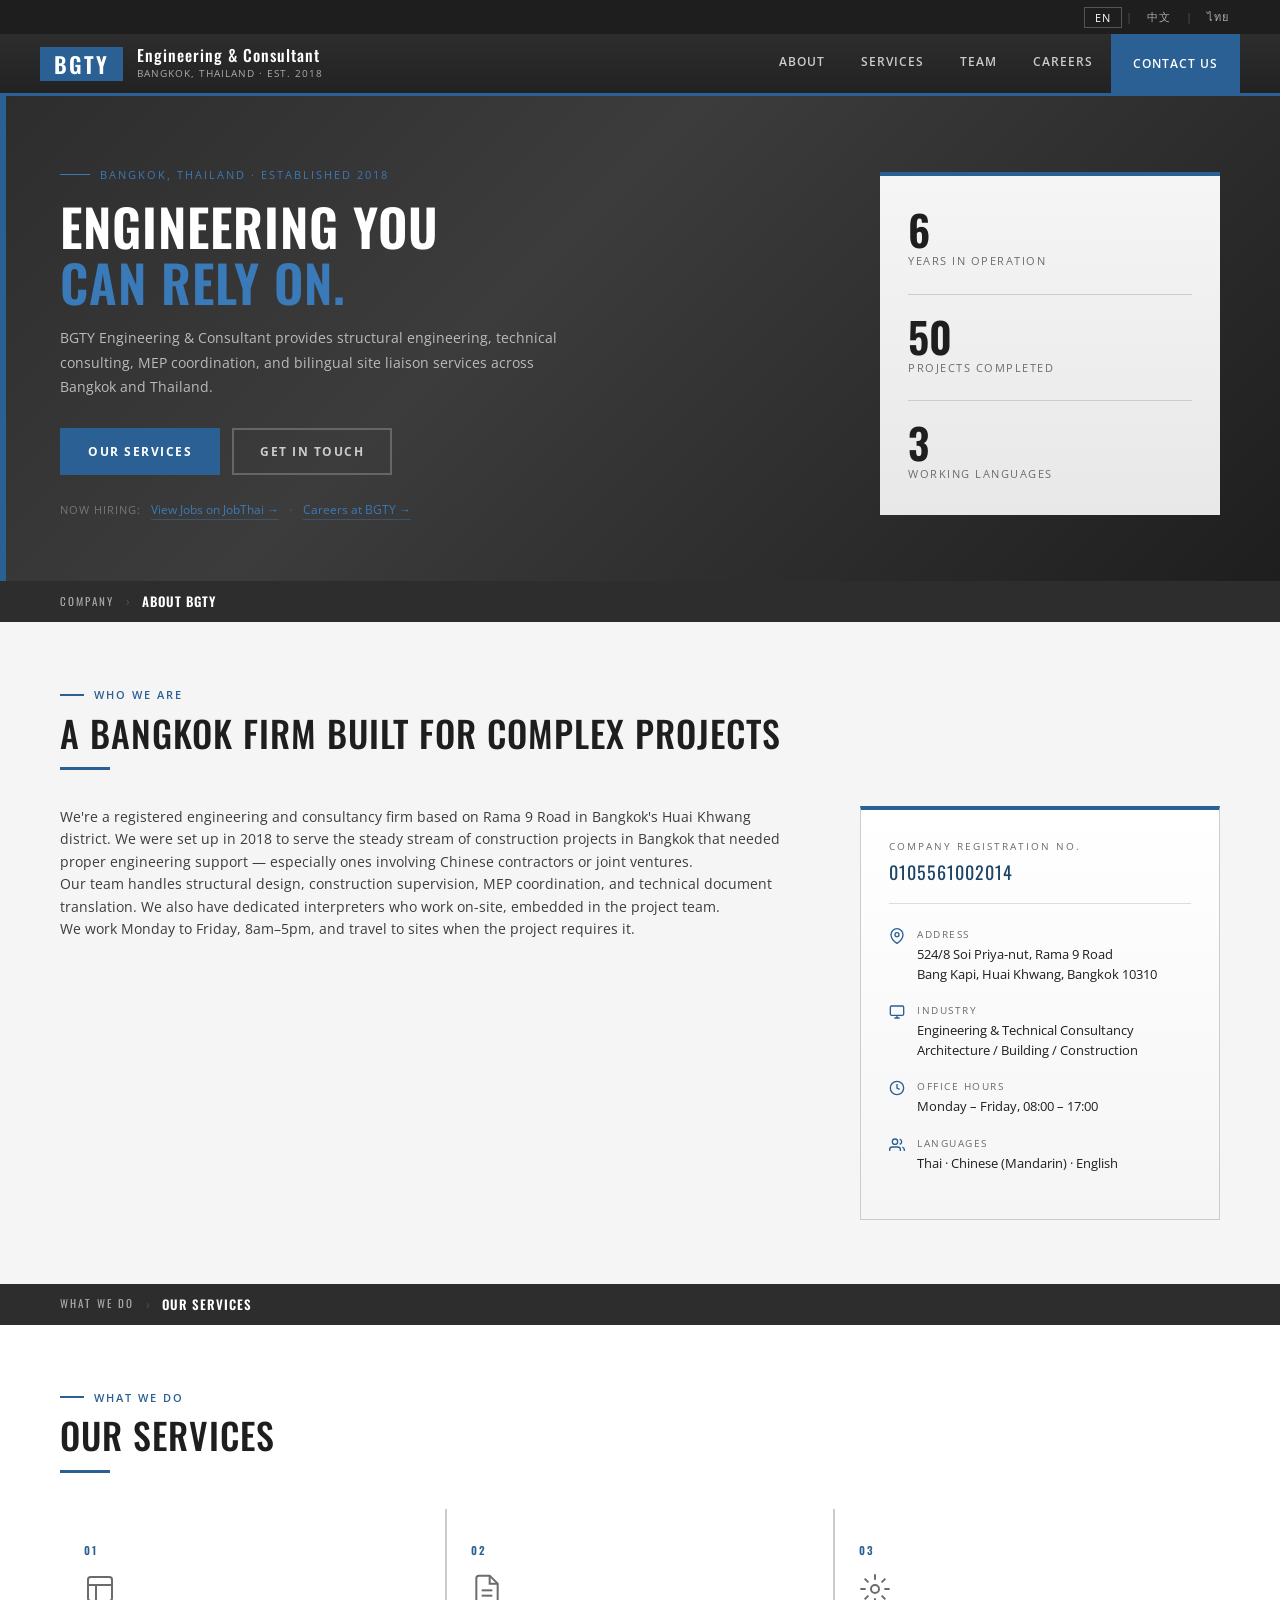
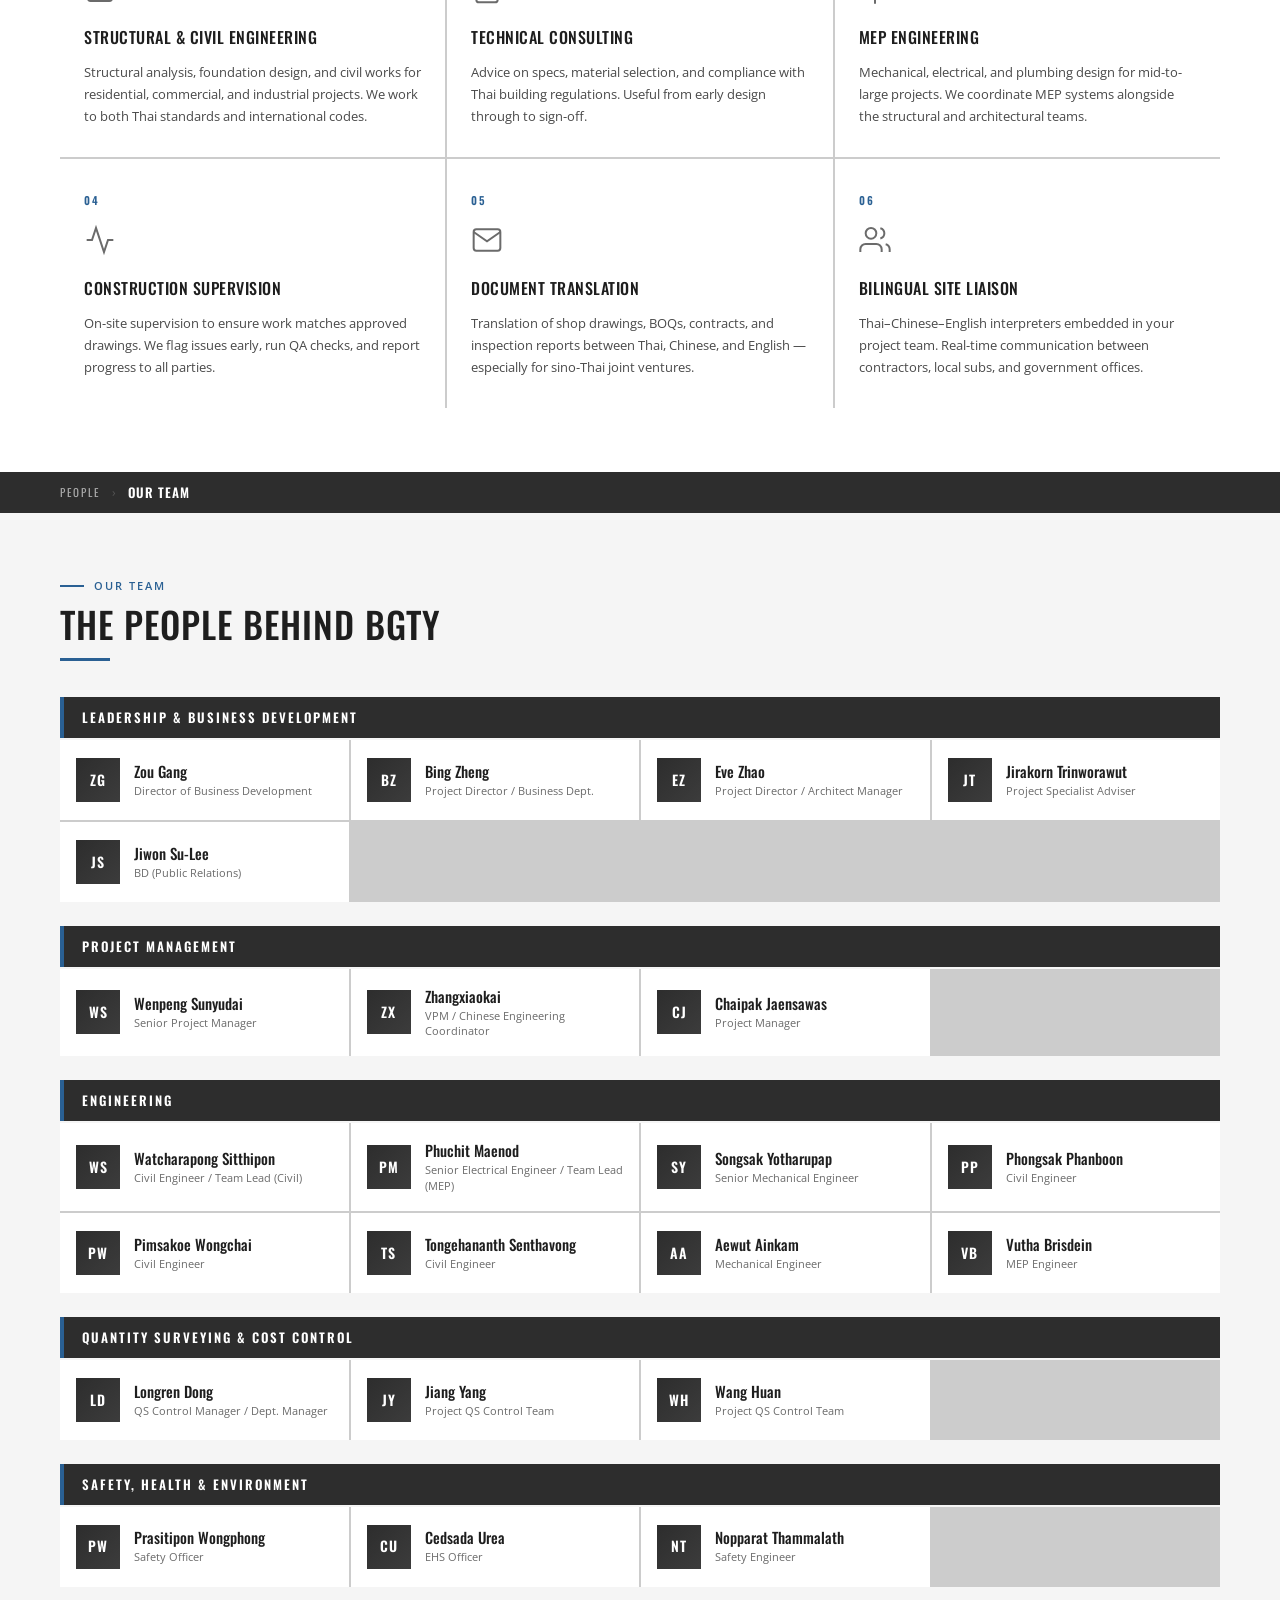
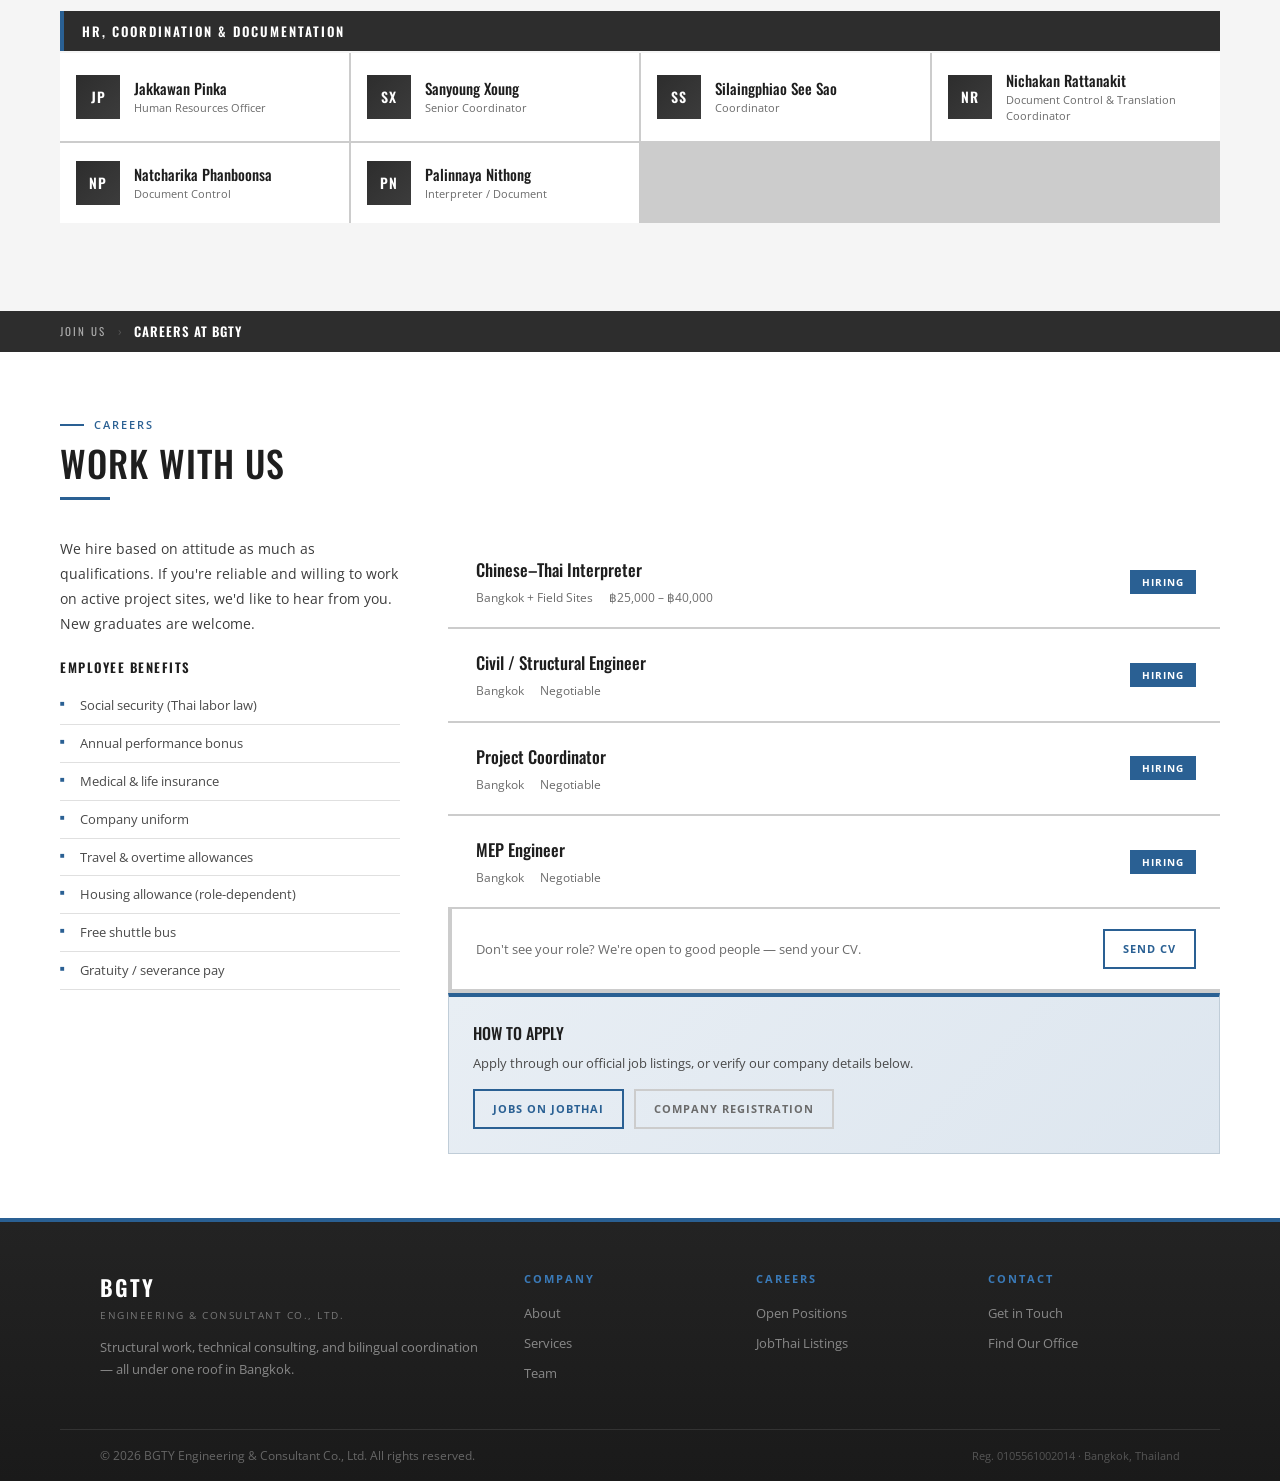
<file: index.html>
<!DOCTYPE html>
<html lang="en">
<head>
  <meta charset="UTF-8" />
  <meta name="viewport" content="width=device-width, initial-scale=1.0" />
  <title>BGTY Engineering & Consultant Co., Ltd.</title>
  <link href="https://fonts.googleapis.com/css2?family=Open+Sans:wght@300;400;600;700&family=Oswald:wght@400;500;600&display=swap" rel="stylesheet" />
  <style>
    :root {
      --gray-darkest: #1e1e1e;
      --gray-dark: #2d2d2d;
      --gray-mid: #3c3c3c;
      --gray-body: #4a4a4a;
      --gray-medium: #6b6b6b;
      --gray-light: #999999;
      --gray-border: #cccccc;
      --gray-bg-light: #f5f5f5;
      --gray-bg-mid: #ebebeb;
      --gray-bg-section: #e2e2e2;
      --white: #ffffff;
      --accent: #2a6093;
      --accent-dark: #1d4568;
      --accent-light: #3a7ab8;
      --text-dark: #1e1e1e;
      --text-body: #3c3c3c;
      --text-muted: #6b6b6b;
    }

    *, *::before, *::after { box-sizing: border-box; margin: 0; padding: 0; }
    html { scroll-behavior: smooth; }

    body {
      font-family: 'Open Sans', sans-serif;
      background: var(--white);
      color: var(--text-body);
      font-size: 14px;
      line-height: 1.6;
    }

    /* ── LANG BAR ── */
    .lang-bar {
      background: var(--gray-darkest);
      height: 34px;
      display: flex;
      align-items: center;
      justify-content: flex-end;
      padding: 0 40px;
      gap: 4px;
      position: fixed;
      top: 0; left: 0; right: 0;
      z-index: 1100;
    }
    .lang-btn {
      background: transparent;
      border: 1px solid transparent;
      color: #aaa;
      font-family: 'Open Sans', sans-serif;
      font-size: 11px;
      letter-spacing: 1px;
      padding: 2px 10px;
      cursor: pointer;
      text-transform: uppercase;
    }
    .lang-btn.active { color: #fff; border-color: #555; }
    .lang-btn:hover { color: #fff; }
    .lang-sep { color: #555; font-size: 11px; }

    /* ── NAV ── */
    nav {
      position: fixed;
      top: 34px;
      left: 0; right: 0;
      z-index: 1000;
      background: linear-gradient(180deg, #2d2d2d 0%, #222222 100%);
      border-bottom: 3px solid var(--accent);
      display: flex;
      align-items: center;
      justify-content: space-between;
      padding: 0 40px;
      height: 62px;
    }
    .nav-logo { display: flex; align-items: center; gap: 14px; text-decoration: none; }
    .nav-logo-mark {
      background: var(--accent);
      color: #fff;
      font-family: 'Oswald', sans-serif;
      font-size: 22px;
      font-weight: 600;
      letter-spacing: 2px;
      padding: 6px 14px;
      line-height: 1;
    }
    .nav-logo-text { display: flex; flex-direction: column; }
    .nav-logo-name {
      font-family: 'Oswald', sans-serif;
      font-size: 16px;
      font-weight: 500;
      color: #fff;
      letter-spacing: 1px;
      line-height: 1.2;
    }
    .nav-logo-sub { font-size: 10px; color: #aaa; letter-spacing: 1px; text-transform: uppercase; }

    .nav-links { display: flex; list-style: none; height: 62px; }
    .nav-links li { height: 100%; }
    .nav-links a {
      display: flex;
      align-items: center;
      height: 100%;
      padding: 0 18px;
      text-decoration: none;
      font-size: 12px;
      font-weight: 600;
      letter-spacing: 1px;
      text-transform: uppercase;
      color: #ccc;
      border-bottom: 3px solid transparent;
      margin-bottom: -3px;
      transition: color 0.2s, border-color 0.2s, background 0.2s;
    }
    .nav-links a:hover { color: #fff; border-bottom-color: var(--accent); background: rgba(255,255,255,0.05); }
    .nav-links .nav-cta a {
      background: var(--accent);
      color: #fff;
      padding: 0 22px;
      border-bottom: none;
      margin-bottom: 0;
    }
    .nav-links .nav-cta a:hover { background: var(--accent-light); }

    .hamburger { display: none; flex-direction: column; gap: 5px; cursor: pointer; padding: 8px; }
    .hamburger span { display: block; width: 24px; height: 2px; background: #fff; transition: all 0.3s; }
    .hamburger.open span:nth-child(1) { transform: rotate(45deg) translate(5px, 5px); }
    .hamburger.open span:nth-child(2) { opacity: 0; }
    .hamburger.open span:nth-child(3) { transform: rotate(-45deg) translate(5px, -5px); }

    .mobile-menu {
      position: fixed;
      inset: 0;
      background: var(--gray-dark);
      z-index: 999;
      display: flex;
      flex-direction: column;
      align-items: center;
      justify-content: center;
      gap: 0;
      transform: translateX(100%);
      transition: transform 0.35s ease;
    }
    .mobile-menu.open { transform: translateX(0); }
    .mobile-menu a {
      text-decoration: none;
      font-family: 'Oswald', sans-serif;
      font-size: 20px;
      font-weight: 500;
      color: #ccc;
      letter-spacing: 2px;
      text-transform: uppercase;
      padding: 16px 40px;
      width: 100%;
      text-align: center;
      border-bottom: 1px solid #444;
      transition: background 0.2s, color 0.2s;
    }
    .mobile-menu a:first-child { border-top: 1px solid #444; }
    .mobile-menu a:hover { background: var(--accent); color: #fff; }

    /* ── HERO ── */
    #hero {
      margin-top: 96px;
      background: linear-gradient(135deg, #2d2d2d 0%, #3c3c3c 40%, #1e1e1e 100%);
      padding: 70px 40px 60px;
      position: relative;
      overflow: hidden;
    }
    .hero-stripe {
      position: absolute;
      top: 0; left: 0; bottom: 0;
      width: 6px;
      background: var(--accent);
    }
    .hero-inner { max-width: 1160px; margin: 0 auto; display: grid; grid-template-columns: 1fr 340px; gap: 60px; align-items: center; }
    .hero-eyebrow {
      font-size: 11px;
      letter-spacing: 2px;
      text-transform: uppercase;
      color: var(--accent-light);
      margin-bottom: 14px;
      display: flex;
      align-items: center;
      gap: 10px;
    }
    .hero-eyebrow::before { content: ''; display: block; width: 30px; height: 1px; background: var(--accent-light); }
    h1.hero-title {
      font-family: 'Oswald', sans-serif;
      font-size: clamp(32px, 4vw, 52px);
      font-weight: 600;
      color: #fff;
      line-height: 1.1;
      margin-bottom: 16px;
      text-transform: uppercase;
      letter-spacing: 1px;
    }
    h1.hero-title span.accent { color: var(--accent-light); }
    .hero-desc {
      font-size: 14px;
      color: #bbb;
      line-height: 1.75;
      margin-bottom: 28px;
      max-width: 520px;
    }
    .hero-btns { display: flex; gap: 12px; flex-wrap: wrap; margin-bottom: 24px; }
    .btn-primary {
      background: var(--accent);
      color: #fff;
      text-decoration: none;
      font-size: 12px;
      font-weight: 700;
      letter-spacing: 1.5px;
      text-transform: uppercase;
      padding: 12px 26px;
      display: inline-block;
      border: 2px solid var(--accent);
      transition: background 0.2s;
    }
    .btn-primary:hover { background: var(--accent-dark); border-color: var(--accent-dark); }
    .btn-outline {
      background: transparent;
      color: #ccc;
      text-decoration: none;
      font-size: 12px;
      font-weight: 700;
      letter-spacing: 1.5px;
      text-transform: uppercase;
      padding: 12px 26px;
      display: inline-block;
      border: 2px solid #666;
      transition: border-color 0.2s, color 0.2s;
    }
    .btn-outline:hover { border-color: #aaa; color: #fff; }

    .hero-hiring {
      display: flex;
      align-items: center;
      gap: 10px;
      flex-wrap: wrap;
    }
    .hero-hiring-label { font-size: 11px; letter-spacing: 1px; text-transform: uppercase; color: #777; }
    .hero-hiring a { font-size: 12px; color: var(--accent-light); text-decoration: none; border-bottom: 1px solid rgba(58,122,184,0.4); }
    .hero-hiring a:hover { color: #fff; border-color: #fff; }
    .hero-hiring-sep { color: #555; }

    .hero-stats-box {
      background: linear-gradient(180deg, #f5f5f5 0%, #e8e8e8 100%);
      border-top: 4px solid var(--accent);
      padding: 32px 28px;
    }
    .hero-stat { margin-bottom: 24px; }
    .hero-stat:last-child { margin-bottom: 0; }
    .stat-num {
      font-family: 'Oswald', sans-serif;
      font-size: 42px;
      font-weight: 600;
      color: var(--gray-darkest);
      line-height: 1;
      display: block;
    }
    .stat-label { font-size: 11px; letter-spacing: 1.5px; text-transform: uppercase; color: var(--gray-medium); margin-top: 2px; }
    .stat-divider { height: 1px; background: #ccc; margin: 20px 0; }

    /* ── SECTIONS ── */
    .section { padding: 64px 40px; }
    .section.bg-gray { background: var(--gray-bg-light); }
    .section.bg-mid { background: var(--gray-bg-section); }
    .section-inner { max-width: 1160px; margin: 0 auto; }

    .section-header { margin-bottom: 36px; }
    .eyebrow {
      font-size: 11px;
      letter-spacing: 2px;
      text-transform: uppercase;
      color: var(--accent);
      font-weight: 600;
      display: flex;
      align-items: center;
      gap: 10px;
      margin-bottom: 8px;
    }
    .eyebrow::before { content: ''; display: block; width: 24px; height: 2px; background: var(--accent); }
    h2.sec-title {
      font-family: 'Oswald', sans-serif;
      font-size: clamp(24px, 3vw, 36px);
      font-weight: 500;
      color: var(--gray-darkest);
      text-transform: uppercase;
      letter-spacing: 1px;
      line-height: 1.15;
    }
    .sec-divider { width: 50px; height: 3px; background: var(--accent); margin-top: 14px; }

    /* ── ABOUT ── */
    .about-grid { display: grid; grid-template-columns: 1fr 360px; gap: 56px; align-items: start; }
    .about-text p { font-size: 14px; line-height: 1.8; color: var(--text-body); margin-bottom: 16px; }
    .info-card {
      background: linear-gradient(180deg, #fff 0%, #f5f5f5 100%);
      border: 1px solid var(--gray-border);
      border-top: 4px solid var(--accent);
      padding: 28px;
    }
    .reg-label { font-size: 10px; letter-spacing: 2px; text-transform: uppercase; color: var(--gray-medium); margin-bottom: 4px; }
    .reg-num { font-family: 'Oswald', sans-serif; font-size: 18px; color: var(--accent-dark); letter-spacing: 1px; margin-bottom: 22px; border-bottom: 1px solid #ddd; padding-bottom: 16px; }
    .info-row { display: flex; gap: 12px; margin-bottom: 18px; align-items: flex-start; }
    .info-icon { color: var(--accent); flex-shrink: 0; margin-top: 2px; }
    .info-key { font-size: 10px; letter-spacing: 1.5px; text-transform: uppercase; color: var(--gray-medium); margin-bottom: 2px; }
    .info-val { font-size: 13px; color: var(--text-dark); line-height: 1.55; }

    /* ── SERVICES ── */
    .services-grid { display: grid; grid-template-columns: repeat(3, 1fr); gap: 2px; background: #ccc; }
    .svc-card {
      background: #fff;
      padding: 30px 24px;
      position: relative;
      transition: background 0.2s;
      border-top: 3px solid transparent;
    }
    .svc-card:hover { background: #f9f9f9; border-top-color: var(--accent); }
    .svc-num {
      font-family: 'Oswald', sans-serif;
      font-size: 11px;
      font-weight: 600;
      letter-spacing: 2px;
      color: var(--accent);
      margin-bottom: 14px;
      display: block;
    }
    .svc-icon { color: var(--gray-medium); margin-bottom: 14px; }
    .svc-name { font-family: 'Oswald', sans-serif; font-size: 16px; font-weight: 500; color: var(--gray-darkest); margin-bottom: 10px; text-transform: uppercase; letter-spacing: 0.5px; }
    .svc-desc { font-size: 13px; line-height: 1.7; color: var(--gray-body); }

    /* ── TEAM ── */
    .team-group-title {
      font-family: 'Oswald', sans-serif;
      font-size: 13px;
      font-weight: 600;
      letter-spacing: 2px;
      text-transform: uppercase;
      color: #fff;
      background: var(--gray-dark);
      padding: 10px 18px;
      margin-bottom: 2px;
      border-left: 4px solid var(--accent);
    }
    .team-grid { display: grid; grid-template-columns: repeat(4, 1fr); gap: 2px; background: #ccc; margin-bottom: 24px; }
    .team-card {
      background: #fff;
      padding: 18px 16px;
      display: flex;
      align-items: center;
      gap: 14px;
      transition: background 0.2s;
    }
    .team-card:hover { background: #f5f5f5; }
    .team-avatar {
      width: 44px;
      height: 44px;
      background: linear-gradient(135deg, var(--gray-dark) 0%, var(--gray-mid) 100%);
      color: #fff;
      font-family: 'Oswald', sans-serif;
      font-size: 14px;
      font-weight: 600;
      display: flex;
      align-items: center;
      justify-content: center;
      flex-shrink: 0;
      letter-spacing: 1px;
    }
    .team-name { font-family: 'Oswald', sans-serif; font-size: 15px; font-weight: 500; color: var(--gray-darkest); line-height: 1.2; margin-bottom: 3px; }
    .team-role { font-size: 11px; color: var(--gray-medium); line-height: 1.4; }

    /* ── CAREERS ── */
    .careers-layout { display: grid; grid-template-columns: 340px 1fr; gap: 48px; }
    .careers-left p { font-size: 14px; line-height: 1.8; color: var(--text-body); margin-bottom: 20px; }
    .benefits-title {
      font-family: 'Oswald', sans-serif;
      font-size: 13px;
      letter-spacing: 1.5px;
      text-transform: uppercase;
      color: var(--gray-darkest);
      margin-bottom: 10px;
      font-weight: 600;
    }
    .benefits { list-style: none; }
    .benefits li {
      font-size: 13px;
      color: var(--gray-body);
      padding: 8px 0 8px 20px;
      border-bottom: 1px solid #e0e0e0;
      position: relative;
    }
    .benefits li::before { content: '■'; position: absolute; left: 0; color: var(--accent); font-size: 8px; top: 10px; }

    .job-list { display: flex; flex-direction: column; gap: 2px; background: #ccc; }
    .job-card {
      background: #fff;
      padding: 20px 24px;
      display: flex;
      justify-content: space-between;
      align-items: center;
      transition: background 0.2s;
      border-left: 4px solid transparent;
    }
    .job-card:hover { background: #f9f9f9; border-left-color: var(--accent); }
    .job-title { font-family: 'Oswald', sans-serif; font-size: 17px; font-weight: 500; color: var(--gray-darkest); margin-bottom: 5px; }
    .job-meta { font-size: 12px; color: var(--gray-medium); display: flex; gap: 16px; }
    .job-badge {
      font-size: 10px;
      letter-spacing: 1px;
      text-transform: uppercase;
      font-weight: 700;
      color: #fff;
      background: var(--accent);
      padding: 4px 12px;
      white-space: nowrap;
      flex-shrink: 0;
    }
    .open-call {
      background: #fff;
      padding: 20px 24px;
      border-left: 4px solid var(--gray-border);
      display: flex;
      justify-content: space-between;
      align-items: center;
      gap: 20px;
    }
    .open-call p { font-size: 13px; color: var(--gray-medium); }
    .apply-box {
      background: linear-gradient(135deg, #e8eef4 0%, #dde6ef 100%);
      border: 1px solid #c0cdd8;
      border-top: 4px solid var(--accent);
      padding: 24px;
      margin-top: 2px;
    }
    .apply-title { font-family: 'Oswald', sans-serif; font-size: 16px; font-weight: 500; color: var(--gray-darkest); margin-bottom: 6px; text-transform: uppercase; }
    .apply-sub { font-size: 13px; color: var(--gray-body); margin-bottom: 16px; }
    .apply-links { display: flex; gap: 10px; flex-wrap: wrap; }
    .btn-sm {
      font-size: 11px;
      font-weight: 700;
      letter-spacing: 1px;
      text-transform: uppercase;
      padding: 9px 18px;
      text-decoration: none;
      display: inline-block;
      border: 2px solid var(--accent);
      color: var(--accent);
      background: transparent;
      transition: background 0.2s, color 0.2s;
    }
    .btn-sm:hover { background: var(--accent); color: #fff; }
    .btn-sm-ghost { border-color: var(--gray-border); color: var(--gray-medium); }
    .btn-sm-ghost:hover { background: var(--gray-border); color: var(--gray-dark); }

    /* ── CONTACT ── */
    .contact-layout { display: grid; grid-template-columns: 1fr 1fr; gap: 48px; }
    .contact-info p { font-size: 14px; line-height: 1.8; color: var(--text-body); margin-bottom: 28px; }
    .contact-row { display: flex; gap: 14px; margin-bottom: 20px; }
    .contact-icon { color: var(--accent); flex-shrink: 0; margin-top: 2px; }
    .contact-key { font-size: 10px; letter-spacing: 1.5px; text-transform: uppercase; color: var(--accent); margin-bottom: 3px; font-weight: 600; }
    .contact-val { font-size: 13px; color: var(--text-dark); line-height: 1.6; }

    .contact-form {
      background: linear-gradient(180deg, #f8f8f8 0%, #f0f0f0 100%);
      border: 1px solid var(--gray-border);
      border-top: 4px solid var(--accent);
      padding: 32px;
    }
    .form-title { font-family: 'Oswald', sans-serif; font-size: 18px; font-weight: 500; color: var(--gray-darkest); margin-bottom: 22px; text-transform: uppercase; }
    .form-row { display: grid; grid-template-columns: 1fr 1fr; gap: 12px; margin-bottom: 12px; }
    .form-group { display: flex; flex-direction: column; gap: 5px; margin-bottom: 12px; }
    .form-label { font-size: 10px; letter-spacing: 1.5px; text-transform: uppercase; color: var(--gray-medium); font-weight: 600; }
    .form-input, .form-select, .form-textarea {
      background: #fff;
      border: 1px solid var(--gray-border);
      color: var(--text-dark);
      font-family: 'Open Sans', sans-serif;
      font-size: 13px;
      padding: 10px 12px;
      outline: none;
      width: 100%;
      transition: border-color 0.2s;
    }
    .form-input:focus, .form-select:focus, .form-textarea:focus { border-color: var(--accent); }
    .form-textarea { resize: vertical; min-height: 100px; }
    .form-submit {
      width: 100%;
      background: var(--accent);
      color: #fff;
      border: none;
      font-family: 'Open Sans', sans-serif;
      font-size: 12px;
      font-weight: 700;
      letter-spacing: 1.5px;
      text-transform: uppercase;
      padding: 14px;
      cursor: pointer;
      transition: background 0.2s;
      margin-top: 4px;
    }
    .form-submit:hover { background: var(--accent-dark); }

    /* ── FOOTER ── */
    footer {
      background: linear-gradient(180deg, #232323 0%, #1a1a1a 100%);
      border-top: 4px solid var(--accent);
    }
    .footer-top { max-width: 1160px; margin: 0 auto; padding: 48px 40px 36px; display: grid; grid-template-columns: 2fr 1fr 1fr 1fr; gap: 40px; }
    .footer-logo { font-family: 'Oswald', sans-serif; font-size: 22px; font-weight: 600; color: #fff; letter-spacing: 2px; margin-bottom: 2px; }
    .footer-sub { font-size: 10px; letter-spacing: 1.5px; text-transform: uppercase; color: #777; margin-bottom: 14px; }
    .footer-tagline { font-size: 13px; color: #888; line-height: 1.65; }
    .footer-col-title { font-size: 11px; letter-spacing: 2px; text-transform: uppercase; color: var(--accent-light); font-weight: 700; margin-bottom: 14px; }
    .footer-links { list-style: none; }
    .footer-links li { margin-bottom: 8px; }
    .footer-links a { text-decoration: none; font-size: 13px; color: #888; transition: color 0.2s; }
    .footer-links a:hover { color: #ddd; }
    .footer-bottom {
      border-top: 1px solid #333;
      padding: 16px 40px;
      max-width: 1160px;
      margin: 0 auto;
      display: flex;
      justify-content: space-between;
      align-items: center;
    }
    .footer-copy { font-size: 12px; color: #666; }
    .footer-reg { font-size: 11px; color: #555; }

    /* ── BREADCRUMB BAR (section accents) ── */
    .section-bar {
      background: var(--gray-dark);
      padding: 0 40px;
    }
    .section-bar-inner {
      max-width: 1160px;
      margin: 0 auto;
      padding: 10px 0;
      display: flex;
      align-items: center;
      gap: 12px;
    }
    .section-bar-label {
      font-family: 'Oswald', sans-serif;
      font-size: 11px;
      letter-spacing: 2px;
      text-transform: uppercase;
      color: #aaa;
    }
    .section-bar-title {
      font-family: 'Oswald', sans-serif;
      font-size: 13px;
      font-weight: 600;
      letter-spacing: 1px;
      text-transform: uppercase;
      color: #fff;
    }
    .section-bar-sep { color: #555; font-size: 12px; }

    /* ── LANGUAGE SYSTEM ── */
    [data-en], [data-zh], [data-th] { display: none; }
    body.lang-en [data-en] { display: block; }
    body.lang-zh [data-zh] { display: block; }
    body.lang-th [data-th] { display: block; }
    span[data-en], span[data-zh], span[data-th] { display: none; }
    body.lang-en span[data-en] { display: inline; }
    body.lang-zh span[data-zh] { display: inline; }
    body.lang-th span[data-th] { display: inline; }
    a[data-en], a[data-zh], a[data-th] { display: none; }
    body.lang-en a[data-en] { display: inline-flex; }
    body.lang-zh a[data-zh] { display: inline-flex; }
    body.lang-th a[data-th] { display: inline-flex; }
    div[data-en], div[data-zh], div[data-th] { display: none; }
    body.lang-en div[data-en] { display: block; }
    body.lang-zh div[data-zh] { display: block; }
    body.lang-th div[data-th] { display: block; }

    /* ── RESPONSIVE ── */
    @media (max-width: 1024px) {
      .about-grid { grid-template-columns: 1fr; gap: 32px; }
      .services-grid { grid-template-columns: repeat(2, 1fr); }
      .team-grid { grid-template-columns: repeat(2, 1fr); }
      .footer-top { grid-template-columns: 1fr 1fr; }
    }

    @media (max-width: 768px) {
      nav { padding: 0 20px; }
      .lang-bar { padding: 0 20px; }
      .nav-links { display: none; }
      .hamburger { display: flex; }
      .section { padding: 48px 20px; }
      .section-bar { padding: 0 20px; }
      #hero { padding: 48px 20px 40px; }
      .hero-inner { grid-template-columns: 1fr; gap: 32px; }
      .hero-stats-box { display: grid; grid-template-columns: repeat(3, 1fr); gap: 0; }
      .hero-stat { margin-bottom: 0; padding: 20px; border-right: 1px solid #ccc; }
      .hero-stat:last-child { border-right: none; }
      .stat-divider { display: none; }
      .careers-layout { grid-template-columns: 1fr; }
      .contact-layout { grid-template-columns: 1fr; }
      .footer-top { grid-template-columns: 1fr; gap: 28px; padding: 32px 20px 24px; }
      .footer-bottom { flex-direction: column; gap: 8px; padding: 14px 20px; text-align: center; }
      .form-row { grid-template-columns: 1fr; }
      .open-call { flex-direction: column; align-items: flex-start; }
    }

    @media (max-width: 600px) {
      nav { height: 56px; }
      #hero { margin-top: 90px; }
      .services-grid { grid-template-columns: 1fr; }
      .team-grid { grid-template-columns: 1fr; }
      .hero-stats-box { grid-template-columns: 1fr; }
      .hero-stat { border-right: none; border-bottom: 1px solid #ccc; }
      .hero-stat:last-child { border-bottom: none; }
    }
  </style>
</head>
<body class="lang-en">

  <!-- LANG BAR -->
  <div class="lang-bar">
    <button class="lang-btn active" onclick="setLang('en')" id="btn-en">EN</button>
    <span class="lang-sep">|</span>
    <button class="lang-btn" onclick="setLang('zh')" id="btn-zh">中文</button>
    <span class="lang-sep">|</span>
    <button class="lang-btn" onclick="setLang('th')" id="btn-th">ไทย</button>
  </div>

  <!-- NAV -->
  <nav id="mainNav">
    <a href="#" class="nav-logo">
      <div class="nav-logo-mark">BGTY</div>
      <div class="nav-logo-text">
        <div class="nav-logo-name">Engineering &amp; Consultant</div>
        <div class="nav-logo-sub">Bangkok, Thailand · Est. 2018</div>
      </div>
    </a>
    <ul class="nav-links">
      <li><a href="#about" data-en>About</a><a href="#about" data-zh>关于我们</a><a href="#about" data-th>เกี่ยวกับเรา</a></li>
      <li><a href="#services" data-en>Services</a><a href="#services" data-zh>服务</a><a href="#services" data-th>บริการ</a></li>
      <li><a href="#team" data-en>Team</a><a href="#team" data-zh>团队</a><a href="#team" data-th>ทีมงาน</a></li>
      <li><a href="#careers" data-en>Careers</a><a href="#careers" data-zh>招聘</a><a href="#careers" data-th>ร่วมงานกับเรา</a></li>
      <li class="nav-cta"><a href="#contact" data-en>Contact Us</a><a href="#contact" data-zh>联系我们</a><a href="#contact" data-th>ติดต่อเรา</a></li>
    </ul>
    <div class="hamburger" id="hamburger"><span></span><span></span><span></span></div>
  </nav>

  <!-- MOBILE MENU -->
  <div class="mobile-menu" id="mobileMenu">
    <a href="#about" class="mm-link"><span data-en>About</span><span data-zh>关于我们</span><span data-th>เกี่ยวกับเรา</span></a>
    <a href="#services" class="mm-link"><span data-en>Services</span><span data-zh>服务</span><span data-th>บริการ</span></a>
    <a href="#team" class="mm-link"><span data-en>Team</span><span data-zh>团队</span><span data-th>ทีมงาน</span></a>
    <a href="#careers" class="mm-link"><span data-en>Careers</span><span data-zh>招聘</span><span data-th>ร่วมงานกับเรา</span></a>
    <a href="#contact" class="mm-link"><span data-en>Contact Us</span><span data-zh>联系我们</span><span data-th>ติดต่อเรา</span></a>
  </div>

  <!-- HERO -->
  <section id="hero">
    <div class="hero-stripe"></div>
    <div class="hero-inner">
      <div class="hero-left">
        <div class="hero-eyebrow"><span data-en>Bangkok, Thailand · Established 2018</span><span data-zh>泰国曼谷 · 成立于2018年</span><span data-th>กรุงเทพฯ ประเทศไทย · ก่อตั้งปี 2018</span></div>
        <h1 class="hero-title">
          <span data-en>Engineering You<br><span class="accent">Can Rely On.</span></span>
          <span data-zh>值得信赖的<br><span class="accent">工程顾问</span></span>
          <span data-th>งานวิศวกรรมที่คุณ<br><span class="accent">วางใจได้</span></span>
        </h1>
        <p class="hero-desc">
          <span data-en>BGTY Engineering & Consultant provides structural engineering, technical consulting, MEP coordination, and bilingual site liaison services across Bangkok and Thailand.</span>
          <span data-zh>BGTY工程顾问专注于为曼谷及泰国各地提供结构工程、技术咨询、机电协调及双语现场联络服务。</span>
          <span data-th>BGTY Engineering & Consultant ให้บริการวิศวกรรมโครงสร้าง ที่ปรึกษาทางเทคนิค ประสานงานระบบ MEP และบริการล่ามประจำโครงการทั่วกรุงเทพฯ และประเทศไทย</span>
        </p>
        <div class="hero-btns">
          <a href="#services" class="btn-primary" data-en>Our Services</a>
          <a href="#services" class="btn-primary" data-zh>查看服务</a>
          <a href="#services" class="btn-primary" data-th>บริการของเรา</a>
          <a href="#contact" class="btn-outline" data-en>Get in Touch</a>
          <a href="#contact" class="btn-outline" data-zh>联系我们</a>
          <a href="#contact" class="btn-outline" data-th>ติดต่อเรา</a>
        </div>
        <div class="hero-hiring">
          <span class="hero-hiring-label"><span data-en>Now Hiring:</span><span data-zh>诚聘人才：</span><span data-th>กำลังรับสมัคร:</span></span>
          <a href="https://www.jobthai.com/th/company/295490" target="_blank" rel="noopener">
            <span data-en>View Jobs on JobThai →</span><span data-zh>JobThai 招聘职位 →</span><span data-th>ดูตำแหน่งงานบน JobThai →</span>
          </a>
          <span class="hero-hiring-sep">·</span>
          <a href="#careers">
            <span data-en>Careers at BGTY →</span><span data-zh>BGTY 招聘 →</span><span data-th>ร่วมงานกับ BGTY →</span>
          </a>
        </div>
      </div>
      <div class="hero-stats-box">
        <div class="hero-stat">
          <span class="stat-num" data-count="6">0</span>
          <div class="stat-label"><span data-en>Years in Operation</span><span data-zh>成立年数</span><span data-th>ปีที่ดำเนินงาน</span></div>
        </div>
        <div class="stat-divider"></div>
        <div class="hero-stat">
          <span class="stat-num" data-count="50">0</span>
          <div class="stat-label"><span data-en>Projects Completed</span><span data-zh>完工项目</span><span data-th>โครงการที่เสร็จสิ้น</span></div>
        </div>
        <div class="stat-divider"></div>
        <div class="hero-stat">
          <span class="stat-num">3</span>
          <div class="stat-label"><span data-en>Working Languages</span><span data-zh>服务语言</span><span data-th>ภาษาที่ให้บริการ</span></div>
        </div>
      </div>
    </div>
  </section>

  <!-- ABOUT -->
  <div class="section-bar" id="about">
    <div class="section-bar-inner">
      <span class="section-bar-label"><span data-en>Company</span><span data-zh>公司</span><span data-th>บริษัท</span></span>
      <span class="section-bar-sep">›</span>
      <span class="section-bar-title"><span data-en>About BGTY</span><span data-zh>关于我们</span><span data-th>เกี่ยวกับเรา</span></span>
    </div>
  </div>
  <section class="section bg-gray">
    <div class="section-inner">
      <div class="section-header">
        <div class="eyebrow"><span data-en>Who We Are</span><span data-zh>关于我们</span><span data-th>เราคือใคร</span></div>
        <h2 class="sec-title"><span data-en>A Bangkok Firm Built for Complex Projects</span><span data-zh>专为复杂项目而生的曼谷工程公司</span><span data-th>บริษัทในกรุงเทพฯ สำหรับโครงการที่ซับซ้อน</span></h2>
        <div class="sec-divider"></div>
      </div>
      <div class="about-grid">
        <div>
          <div data-en>
            <p>We're a registered engineering and consultancy firm based on Rama 9 Road in Bangkok's Huai Khwang district. We were set up in 2018 to serve the steady stream of construction projects in Bangkok that needed proper engineering support — especially ones involving Chinese contractors or joint ventures.</p>
            <p>Our team handles structural design, construction supervision, MEP coordination, and technical document translation. We also have dedicated interpreters who work on-site, embedded in the project team.</p>
            <p>We work Monday to Friday, 8am–5pm, and travel to sites when the project requires it.</p>
          </div>
          <div data-zh>
            <p>公司位于曼谷惠旺县拉玛九路，于2018年正式注册成立，专为当地大量需要专业工程支持的建设项目提供服务，尤其擅长服务涉及中国承包商或合资方的项目。</p>
            <p>我们的团队负责结构设计、施工监督、机电工程协调及技术文件翻译。公司亦有专职口译员驻场，融入项目团队协同工作。</p>
            <p>办公时间为周一至周五上午8时至下午5时，如项目有需要，我们亦可赴外地工地。</p>
          </div>
          <div data-th>
            <p>เราเป็นบริษัทวิศวกรรมและที่ปรึกษาที่จดทะเบียนถูกต้อง ตั้งอยู่บนถนนพระราม 9 เขตห้วยขวาง กรุงเทพฯ ก่อตั้งในปี 2561 เพื่อให้บริการโครงการก่อสร้างในกรุงเทพฯ ที่ต้องการการสนับสนุนด้านวิศวกรรมอย่างเป็นระบบ โดยเฉพาะโครงการที่เกี่ยวข้องกับผู้รับเหมาจีนหรือกิจการร่วมค้า</p>
            <p>ทีมของเราดูแลงานออกแบบโครงสร้าง ควบคุมงานก่อสร้าง ประสานงานระบบ MEP และแปลเอกสารทางเทคนิค พร้อมล่ามประจำโครงการ</p>
          </div>
        </div>
        <div>
          <div class="info-card">
            <div class="reg-label"><span data-en>Company Registration No.</span><span data-zh>公司注册号</span><span data-th>เลขทะเบียนบริษัท</span></div>
            <div class="reg-num">0105561002014</div>
            <div class="info-row">
              <svg class="info-icon" width="16" height="16" viewBox="0 0 24 24" fill="none" stroke="currentColor" stroke-width="2"><path d="M21 10c0 7-9 13-9 13s-9-6-9-13a9 9 0 0 1 18 0z"/><circle cx="12" cy="10" r="3"/></svg>
              <div>
                <div class="info-key"><span data-en>Address</span><span data-zh>地址</span><span data-th>ที่อยู่</span></div>
                <div class="info-val">524/8 Soi Priya-nut, Rama 9 Road<br>Bang Kapi, Huai Khwang, Bangkok 10310</div>
              </div>
            </div>
            <div class="info-row">
              <svg class="info-icon" width="16" height="16" viewBox="0 0 24 24" fill="none" stroke="currentColor" stroke-width="2"><rect x="2" y="3" width="20" height="14" rx="2"/><path d="M8 21h8M12 17v4"/></svg>
              <div>
                <div class="info-key"><span data-en>Industry</span><span data-zh>行业</span><span data-th>อุตสาหกรรม</span></div>
                <div class="info-val"><span data-en>Engineering & Technical Consultancy<br>Architecture / Building / Construction</span><span data-zh>工程及技术咨询<br>建筑 / 土建 / 施工</span><span data-th>วิศวกรรมและที่ปรึกษาทางเทคนิค<br>สถาปัตยกรรม / อาคาร / ก่อสร้าง</span></div>
              </div>
            </div>
            <div class="info-row">
              <svg class="info-icon" width="16" height="16" viewBox="0 0 24 24" fill="none" stroke="currentColor" stroke-width="2"><circle cx="12" cy="12" r="10"/><polyline points="12 6 12 12 16 14"/></svg>
              <div>
                <div class="info-key"><span data-en>Office Hours</span><span data-zh>办公时间</span><span data-th>เวลาทำการ</span></div>
                <div class="info-val"><span data-en>Monday – Friday, 08:00 – 17:00</span><span data-zh>周一至周五，08:00 – 17:00</span><span data-th>จันทร์ – ศุกร์, 08:00 – 17:00</span></div>
              </div>
            </div>
            <div class="info-row">
              <svg class="info-icon" width="16" height="16" viewBox="0 0 24 24" fill="none" stroke="currentColor" stroke-width="2"><path d="M17 21v-2a4 4 0 0 0-4-4H5a4 4 0 0 0-4 4v2"/><circle cx="9" cy="7" r="4"/><path d="M23 21v-2a4 4 0 0 0-3-3.87M16 3.13a4 4 0 0 1 0 7.75"/></svg>
              <div>
                <div class="info-key"><span data-en>Languages</span><span data-zh>语言</span><span data-th>ภาษา</span></div>
                <div class="info-val">Thai · Chinese (Mandarin) · English</div>
              </div>
            </div>
          </div>
        </div>
      </div>
    </div>
  </section>

  <!-- SERVICES -->
  <div class="section-bar" id="services">
    <div class="section-bar-inner">
      <span class="section-bar-label"><span data-en>What We Do</span><span data-zh>服务</span><span data-th>บริการ</span></span>
      <span class="section-bar-sep">›</span>
      <span class="section-bar-title"><span data-en>Our Services</span><span data-zh>核心服务</span><span data-th>บริการของเรา</span></span>
    </div>
  </div>
  <section class="section">
    <div class="section-inner">
      <div class="section-header">
        <div class="eyebrow"><span data-en>What We Do</span><span data-zh>服务范围</span><span data-th>สิ่งที่เราทำ</span></div>
        <h2 class="sec-title"><span data-en>Our Services</span><span data-zh>核心服务</span><span data-th>บริการของเรา</span></h2>
        <div class="sec-divider"></div>
      </div>
      <div class="services-grid">
        <div class="svc-card">
          <span class="svc-num">01</span>
          <svg class="svc-icon" width="32" height="32" viewBox="0 0 24 24" fill="none" stroke="currentColor" stroke-width="1.5"><rect x="3" y="3" width="18" height="18" rx="2"/><path d="M3 9h18M9 21V9"/></svg>
          <div class="svc-name"><span data-en>Structural & Civil Engineering</span><span data-zh>结构与土木工程</span><span data-th>วิศวกรรมโครงสร้างและโยธา</span></div>
          <p class="svc-desc"><span data-en>Structural analysis, foundation design, and civil works for residential, commercial, and industrial projects. We work to both Thai standards and international codes.</span><span data-zh>为住宅、商业及工业项目提供结构分析、基础设计及土木工程服务，同时遵循泰国标准与国际规范。</span><span data-th>การวิเคราะห์โครงสร้าง การออกแบบฐานราก และงานโยธาสำหรับโครงการที่พักอาศัย พาณิชยกรรม และอุตสาหกรรม</span></p>
        </div>
        <div class="svc-card">
          <span class="svc-num">02</span>
          <svg class="svc-icon" width="32" height="32" viewBox="0 0 24 24" fill="none" stroke="currentColor" stroke-width="1.5"><path d="M14 2H6a2 2 0 0 0-2 2v16a2 2 0 0 0 2 2h12a2 2 0 0 0 2-2V8z"/><polyline points="14 2 14 8 20 8"/><line x1="16" y1="13" x2="8" y2="13"/><line x1="16" y1="17" x2="8" y2="17"/></svg>
          <div class="svc-name"><span data-en>Technical Consulting</span><span data-zh>技术咨询</span><span data-th>ที่ปรึกษาทางเทคนิค</span></div>
          <p class="svc-desc"><span data-en>Advice on specs, material selection, and compliance with Thai building regulations. Useful from early design through to sign-off.</span><span data-zh>就规范、材料选型及泰国建筑法规合规性提供专业建议，从初步设计到竣工验收全程支持。</span><span data-th>ให้คำปรึกษาด้านข้อกำหนด การเลือกวัสดุ และการปฏิบัติตามกฎหมายอาคารของไทย</span></p>
        </div>
        <div class="svc-card">
          <span class="svc-num">03</span>
          <svg class="svc-icon" width="32" height="32" viewBox="0 0 24 24" fill="none" stroke="currentColor" stroke-width="1.5"><circle cx="12" cy="12" r="3"/><path d="M12 1v4M12 19v4M4.22 4.22l2.83 2.83M16.95 16.95l2.83 2.83M1 12h4M19 12h4M4.22 19.78l2.83-2.83M16.95 7.05l2.83-2.83"/></svg>
          <div class="svc-name"><span data-en>MEP Engineering</span><span data-zh>机电管道工程</span><span data-th>วิศวกรรมระบบ MEP</span></div>
          <p class="svc-desc"><span data-en>Mechanical, electrical, and plumbing design for mid-to-large projects. We coordinate MEP systems alongside the structural and architectural teams.</span><span data-zh>为中大型项目设计机械、电气及管道系统，并与结构及建筑团队协调配合。</span><span data-th>ออกแบบระบบเครื่องกล ไฟฟ้า และสุขาภิบาลสำหรับโครงการขนาดกลางถึงใหญ่</span></p>
        </div>
        <div class="svc-card">
          <span class="svc-num">04</span>
          <svg class="svc-icon" width="32" height="32" viewBox="0 0 24 24" fill="none" stroke="currentColor" stroke-width="1.5"><polyline points="22 12 18 12 15 21 9 3 6 12 2 12"/></svg>
          <div class="svc-name"><span data-en>Construction Supervision</span><span data-zh>施工监督</span><span data-th>การควบคุมงานก่อสร้าง</span></div>
          <p class="svc-desc"><span data-en>On-site supervision to ensure work matches approved drawings. We flag issues early, run QA checks, and report progress to all parties.</span><span data-zh>现场监督施工，确保工程符合批准图纸，提前发现问题，执行质量检查并定期汇报进展。</span><span data-th>ควบคุมงานหน้างานให้ตรงตามแบบที่อนุมัติ ตรวจพบปัญหาแต่เนิ่นๆ และรายงานความคืบหน้า</span></p>
        </div>
        <div class="svc-card">
          <span class="svc-num">05</span>
          <svg class="svc-icon" width="32" height="32" viewBox="0 0 24 24" fill="none" stroke="currentColor" stroke-width="1.5"><path d="M4 4h16c1.1 0 2 .9 2 2v12c0 1.1-.9 2-2 2H4c-1.1 0-2-.9-2-2V6c0-1.1.9-2 2-2z"/><polyline points="22,6 12,13 2,6"/></svg>
          <div class="svc-name"><span data-en>Document Translation</span><span data-zh>技术文件翻译</span><span data-th>การแปลเอกสาร</span></div>
          <p class="svc-desc"><span data-en>Translation of shop drawings, BOQs, contracts, and inspection reports between Thai, Chinese, and English — especially for sino-Thai joint ventures.</span><span data-zh>专业翻译施工图、工程量清单、合同及检测报告，特别适用于泰中合资项目。</span><span data-th>แปลแบบก่อสร้าง BOQ สัญญา และรายงานการตรวจสอบ ระหว่างภาษาไทย จีน และอังกฤษ</span></p>
        </div>
        <div class="svc-card">
          <span class="svc-num">06</span>
          <svg class="svc-icon" width="32" height="32" viewBox="0 0 24 24" fill="none" stroke="currentColor" stroke-width="1.5"><path d="M17 21v-2a4 4 0 0 0-4-4H5a4 4 0 0 0-4 4v2"/><circle cx="9" cy="7" r="4"/><path d="M23 21v-2a4 4 0 0 0-3-3.87M16 3.13a4 4 0 0 1 0 7.75"/></svg>
          <div class="svc-name"><span data-en>Bilingual Site Liaison</span><span data-zh>双语现场联络</span><span data-th>ผู้ประสานงานสองภาษา</span></div>
          <p class="svc-desc"><span data-en>Thai–Chinese–English interpreters embedded in your project team. Real-time communication between contractors, local subs, and government offices.</span><span data-zh>泰中英三语口译员驻场，负责承包商、本地分包商及政府部门之间的实时沟通协调。</span><span data-th>ล่ามไทย–จีน–อังกฤษประจำทีมโครงการ ดูแลการสื่อสารระหว่างผู้รับเหมา ผู้รับเหมาช่วง และราชการ</span></p>
        </div>
      </div>
    </div>
  </section>

  <!-- TEAM -->
  <div class="section-bar" id="team">
    <div class="section-bar-inner">
      <span class="section-bar-label"><span data-en>People</span><span data-zh>团队</span><span data-th>ทีมงาน</span></span>
      <span class="section-bar-sep">›</span>
      <span class="section-bar-title"><span data-en>Our Team</span><span data-zh>我们的团队</span><span data-th>บุคลากรของเรา</span></span>
    </div>
  </div>
  <section class="section bg-gray">
    <div class="section-inner">
      <div class="section-header">
        <div class="eyebrow"><span data-en>Our Team</span><span data-zh>核心团队</span><span data-th>ทีมงานของเรา</span></div>
        <h2 class="sec-title"><span data-en>The People Behind BGTY</span><span data-zh>带领BGTY的核心团队</span><span data-th>บุคลากรเบื้องหลัง BGTY</span></h2>
        <div class="sec-divider"></div>
      </div>

      <div class="team-group-title"><span data-en>Leadership &amp; Business Development</span><span data-zh>领导层与业务发展</span><span data-th>ผู้บริหารและการพัฒนาธุรกิจ</span></div>
      <div class="team-grid">
        <div class="team-card"><div class="team-avatar">ZG</div><div><div class="team-name">Zou Gang</div><div class="team-role"><span data-en>Director of Business Development</span><span data-zh>业务发展总监</span><span data-th>ผู้อำนวยการฝ่ายพัฒนาธุรกิจ</span></div></div></div>
        <div class="team-card"><div class="team-avatar">BZ</div><div><div class="team-name">Bing Zheng</div><div class="team-role"><span data-en>Project Director / Business Dept.</span><span data-zh>项目总监 / 业务部</span><span data-th>ผู้อำนวยการโครงการ / ฝ่ายธุรกิจ</span></div></div></div>
        <div class="team-card"><div class="team-avatar">EZ</div><div><div class="team-name">Eve Zhao</div><div class="team-role"><span data-en>Project Director / Architect Manager</span><span data-zh>项目总监 / 建筑经理</span><span data-th>ผู้อำนวยการโครงการ / ผู้จัดการสถาปัตยกรรม</span></div></div></div>
        <div class="team-card"><div class="team-avatar">JT</div><div><div class="team-name">Jirakorn Trinworawut</div><div class="team-role"><span data-en>Project Specialist Adviser</span><span data-zh>项目专家顾问</span><span data-th>ที่ปรึกษาผู้เชี่ยวชาญโครงการ</span></div></div></div>
        <div class="team-card"><div class="team-avatar">JS</div><div><div class="team-name">Jiwon Su-Lee</div><div class="team-role"><span data-en>BD (Public Relations)</span><span data-zh>业务拓展（公共关系）</span><span data-th>พัฒนาธุรกิจ (ประชาสัมพันธ์)</span></div></div></div>
      </div>

      <div class="team-group-title"><span data-en>Project Management</span><span data-zh>项目管理</span><span data-th>การบริหารโครงการ</span></div>
      <div class="team-grid">
        <div class="team-card"><div class="team-avatar">WS</div><div><div class="team-name">Wenpeng Sunyudai</div><div class="team-role"><span data-en>Senior Project Manager</span><span data-zh>高级项目经理</span><span data-th>ผู้จัดการโครงการอาวุโส</span></div></div></div>
        <div class="team-card"><div class="team-avatar">ZX</div><div><div class="team-name">Zhangxiaokai</div><div class="team-role"><span data-en>VPM / Chinese Engineering Coordinator</span><span data-zh>副项目经理 / 中方工程协调</span><span data-th>รองผู้จัดการโครงการ</span></div></div></div>
        <div class="team-card"><div class="team-avatar">CJ</div><div><div class="team-name">Chaipak Jaensawas</div><div class="team-role"><span data-en>Project Manager</span><span data-zh>项目经理</span><span data-th>ผู้จัดการโครงการ</span></div></div></div>
      </div>

      <div class="team-group-title"><span data-en>Engineering</span><span data-zh>工程团队</span><span data-th>ทีมวิศวกรรม</span></div>
      <div class="team-grid">
        <div class="team-card"><div class="team-avatar">WS</div><div><div class="team-name">Watcharapong Sitthipon</div><div class="team-role"><span data-en>Civil Engineer / Team Lead (Civil)</span><span data-zh>土木工程师 / 土木组长</span><span data-th>วิศวกรโยธา / หัวหน้าทีม</span></div></div></div>
        <div class="team-card"><div class="team-avatar">PM</div><div><div class="team-name">Phuchit Maenod</div><div class="team-role"><span data-en>Senior Electrical Engineer / Team Lead (MEP)</span><span data-zh>高级电气工程师 / 机电组长</span><span data-th>วิศวกรไฟฟ้าอาวุโส / หัวหน้าทีม MEP</span></div></div></div>
        <div class="team-card"><div class="team-avatar">SY</div><div><div class="team-name">Songsak Yotharupap</div><div class="team-role"><span data-en>Senior Mechanical Engineer</span><span data-zh>高级机械工程师</span><span data-th>วิศวกรเครื่องกลอาวุโส</span></div></div></div>
        <div class="team-card"><div class="team-avatar">PP</div><div><div class="team-name">Phongsak Phanboon</div><div class="team-role"><span data-en>Civil Engineer</span><span data-zh>土木工程师</span><span data-th>วิศวกรโยธา</span></div></div></div>
        <div class="team-card"><div class="team-avatar">PW</div><div><div class="team-name">Pimsakoe Wongchai</div><div class="team-role"><span data-en>Civil Engineer</span><span data-zh>土木工程师</span><span data-th>วิศวกรโยธา</span></div></div></div>
        <div class="team-card"><div class="team-avatar">TS</div><div><div class="team-name">Tongehananth Senthavong</div><div class="team-role"><span data-en>Civil Engineer</span><span data-zh>土木工程师</span><span data-th>วิศวกรโยธา</span></div></div></div>
        <div class="team-card"><div class="team-avatar">AA</div><div><div class="team-name">Aewut Ainkam</div><div class="team-role"><span data-en>Mechanical Engineer</span><span data-zh>机械工程师</span><span data-th>วิศวกรเครื่องกล</span></div></div></div>
        <div class="team-card"><div class="team-avatar">VB</div><div><div class="team-name">Vutha Brisdein</div><div class="team-role"><span data-en>MEP Engineer</span><span data-zh>机电管道工程师</span><span data-th>วิศวกรงานระบบ MEP</span></div></div></div>
      </div>

      <div class="team-group-title"><span data-en>Quantity Surveying &amp; Cost Control</span><span data-zh>工料测量与成本控制</span><span data-th>การประมาณราคาและควบคุมต้นทุน</span></div>
      <div class="team-grid">
        <div class="team-card"><div class="team-avatar">LD</div><div><div class="team-name">Longren Dong</div><div class="team-role"><span data-en>QS Control Manager / Dept. Manager</span><span data-zh>工料测量控制经理 / 部门经理</span><span data-th>ผู้จัดการควบคุมปริมาณงาน</span></div></div></div>
        <div class="team-card"><div class="team-avatar">JY</div><div><div class="team-name">Jiang Yang</div><div class="team-role"><span data-en>Project QS Control Team</span><span data-zh>项目工料测量控制团队</span><span data-th>ทีมควบคุมปริมาณงาน</span></div></div></div>
        <div class="team-card"><div class="team-avatar">WH</div><div><div class="team-name">Wang Huan</div><div class="team-role"><span data-en>Project QS Control Team</span><span data-zh>项目工料测量控制团队</span><span data-th>ทีมควบคุมปริมาณงาน</span></div></div></div>
      </div>

      <div class="team-group-title"><span data-en>Safety, Health &amp; Environment</span><span data-zh>安全、健康与环境</span><span data-th>ความปลอดภัย อาชีวอนามัย และสิ่งแวดล้อม</span></div>
      <div class="team-grid">
        <div class="team-card"><div class="team-avatar">PW</div><div><div class="team-name">Prasitipon Wongphong</div><div class="team-role"><span data-en>Safety Officer</span><span data-zh>安全主任</span><span data-th>เจ้าหน้าที่ความปลอดภัย</span></div></div></div>
        <div class="team-card"><div class="team-avatar">CU</div><div><div class="team-name">Cedsada Urea</div><div class="team-role"><span data-en>EHS Officer</span><span data-zh>环境健康安全主任</span><span data-th>เจ้าหน้าที่ EHS</span></div></div></div>
        <div class="team-card"><div class="team-avatar">NT</div><div><div class="team-name">Nopparat Thammalath</div><div class="team-role"><span data-en>Safety Engineer</span><span data-zh>安全工程师</span><span data-th>วิศวกรความปลอดภัย</span></div></div></div>
      </div>

      <div class="team-group-title"><span data-en>HR, Coordination &amp; Documentation</span><span data-zh>人力资源、协调与文件</span><span data-th>ทรัพยากรบุคคล การประสานงาน และเอกสาร</span></div>
      <div class="team-grid">
        <div class="team-card"><div class="team-avatar">JP</div><div><div class="team-name">Jakkawan Pinka</div><div class="team-role"><span data-en>Human Resources Officer</span><span data-zh>人力资源主任</span><span data-th>เจ้าหน้าที่ฝ่ายทรัพยากรบุคคล</span></div></div></div>
        <div class="team-card"><div class="team-avatar">SX</div><div><div class="team-name">Sanyoung Xoung</div><div class="team-role"><span data-en>Senior Coordinator</span><span data-zh>高级协调员</span><span data-th>ผู้ประสานงานอาวุโส</span></div></div></div>
        <div class="team-card"><div class="team-avatar">SS</div><div><div class="team-name">Silaingphiao See Sao</div><div class="team-role"><span data-en>Coordinator</span><span data-zh>协调员</span><span data-th>ผู้ประสานงาน</span></div></div></div>
        <div class="team-card"><div class="team-avatar">NR</div><div><div class="team-name">Nichakan Rattanakit</div><div class="team-role"><span data-en>Document Control &amp; Translation Coordinator</span><span data-zh>文件控制及翻译协调员</span><span data-th>ควบคุมเอกสาร &amp; ประสานงานการแปล</span></div></div></div>
        <div class="team-card"><div class="team-avatar">NP</div><div><div class="team-name">Natcharika Phanboonsa</div><div class="team-role"><span data-en>Document Control</span><span data-zh>文件控制</span><span data-th>ควบคุมเอกสาร</span></div></div></div>
        <div class="team-card"><div class="team-avatar">PN</div><div><div class="team-name">Palinnaya Nithong</div><div class="team-role"><span data-en>Interpreter / Document</span><span data-zh>口译员 / 文件</span><span data-th>ล่าม / เอกสาร</span></div></div></div>
      </div>
    </div>
  </section>

  <!-- CAREERS -->
  <div class="section-bar" id="careers">
    <div class="section-bar-inner">
      <span class="section-bar-label"><span data-en>Join Us</span><span data-zh>招聘</span><span data-th>ร่วมงาน</span></span>
      <span class="section-bar-sep">›</span>
      <span class="section-bar-title"><span data-en>Careers at BGTY</span><span data-zh>BGTY招聘</span><span data-th>ร่วมงานกับ BGTY</span></span>
    </div>
  </div>
  <section class="section">
    <div class="section-inner">
      <div class="section-header">
        <div class="eyebrow"><span data-en>Careers</span><span data-zh>职位招聘</span><span data-th>ร่วมงานกับเรา</span></div>
        <h2 class="sec-title"><span data-en>Work With Us</span><span data-zh>加入我们</span><span data-th>ร่วมงานกับเรา</span></h2>
        <div class="sec-divider"></div>
      </div>
      <div class="careers-layout">
        <div class="careers-left">
          <div data-en><p>We hire based on attitude as much as qualifications. If you're reliable and willing to work on active project sites, we'd like to hear from you. New graduates are welcome.</p></div>
          <div data-zh><p>我们同样重视工作态度与专业资质。如果您踏实可靠、愿意赴工地现场工作，欢迎联系我们。应届毕业生亦受欢迎。</p></div>
          <div data-th><p>เรารับสมัครโดยพิจารณาทั้งทัศนคติและคุณสมบัติ หากคุณน่าเชื่อถือและพร้อมทำงานในสถานที่ก่อสร้าง เรายินดีรับฟัง นักศึกษาจบใหม่ยินดีต้อนรับ</p></div>

          <div class="benefits-title"><span data-en>Employee Benefits</span><span data-zh>员工福利</span><span data-th>สวัสดิการพนักงาน</span></div>
          <ul class="benefits">
            <li><span data-en>Social security (Thai labor law)</span><span data-zh>社会保险（依泰国劳动法）</span><span data-th>ประกันสังคม</span></li>
            <li><span data-en>Annual performance bonus</span><span data-zh>年度绩效奖金</span><span data-th>โบนัสประจำปี</span></li>
            <li><span data-en>Medical &amp; life insurance</span><span data-zh>医疗及人寿保险</span><span data-th>ประกันสุขภาพและชีวิต</span></li>
            <li><span data-en>Company uniform</span><span data-zh>公司制服</span><span data-th>ชุดยูนิฟอร์ม</span></li>
            <li><span data-en>Travel &amp; overtime allowances</span><span data-zh>差旅及加班补贴</span><span data-th>เบี้ยเลี้ยงเดินทางและค่าล่วงเวลา</span></li>
            <li><span data-en>Housing allowance (role-dependent)</span><span data-zh>住房补贴（视职位而定）</span><span data-th>ค่าที่พัก (ตามตำแหน่ง)</span></li>
            <li><span data-en>Free shuttle bus</span><span data-zh>免费班车接送</span><span data-th>รถรับส่งฟรี</span></li>
            <li><span data-en>Gratuity / severance pay</span><span data-zh>服务期满金 / 遣散费</span><span data-th>เงินบำเหน็จ / ค่าชดเชย</span></li>
          </ul>
        </div>
        <div>
          <div class="job-list">
            <div class="job-card">
              <div>
                <div class="job-title"><span data-en>Chinese–Thai Interpreter</span><span data-zh>中泰语翻译员</span><span data-th>ล่ามจีน–ไทย</span></div>
                <div class="job-meta"><span><span data-en>Bangkok + Field Sites</span><span data-zh>曼谷 + 工地</span><span data-th>กรุงเทพฯ + หน้างาน</span></span><span>฿25,000 – ฿40,000</span></div>
              </div>
              <span class="job-badge"><span data-en>Hiring</span><span data-zh>招聘中</span><span data-th>รับสมัคร</span></span>
            </div>
            <div class="job-card">
              <div>
                <div class="job-title"><span data-en>Civil / Structural Engineer</span><span data-zh>土木 / 结构工程师</span><span data-th>วิศวกรโยธา / โครงสร้าง</span></div>
                <div class="job-meta"><span>Bangkok</span><span><span data-en>Negotiable</span><span data-zh>薪资面议</span><span data-th>ตามตกลง</span></span></div>
              </div>
              <span class="job-badge"><span data-en>Hiring</span><span data-zh>招聘中</span><span data-th>รับสมัคร</span></span>
            </div>
            <div class="job-card">
              <div>
                <div class="job-title"><span data-en>Project Coordinator</span><span data-zh>项目协调员</span><span data-th>ผู้ประสานงานโครงการ</span></div>
                <div class="job-meta"><span>Bangkok</span><span><span data-en>Negotiable</span><span data-zh>薪资面议</span><span data-th>ตามตกลง</span></span></div>
              </div>
              <span class="job-badge"><span data-en>Hiring</span><span data-zh>招聘中</span><span data-th>รับสมัคร</span></span>
            </div>
            <div class="job-card">
              <div>
                <div class="job-title"><span data-en>MEP Engineer</span><span data-zh>机电管道工程师</span><span data-th>วิศวกรระบบ MEP</span></div>
                <div class="job-meta"><span>Bangkok</span><span><span data-en>Negotiable</span><span data-zh>薪资面议</span><span data-th>ตามตกลง</span></span></div>
              </div>
              <span class="job-badge"><span data-en>Hiring</span><span data-zh>招聘中</span><span data-th>รับสมัคร</span></span>
            </div>
            <div class="open-call">
              <p><span data-en>Don't see your role? We're open to good people — send your CV.</span><span data-zh>没有合适职位？欢迎主动投递简历。</span><span data-th>ไม่พบตำแหน่งที่ใช่? ส่งประวัติมาได้เลย</span></p>
              <a href="#contact" class="btn-sm"><span data-en>Send CV</span><span data-zh>发送简历</span><span data-th>ส่งประวัติ</span></a>
            </div>
            <div class="apply-box">
              <div class="apply-title"><span data-en>How to Apply</span><span data-zh>如何申请</span><span data-th>วิธีการสมัครงาน</span></div>
              <p class="apply-sub"><span data-en>Apply through our official job listings, or verify our company details below.</span><span data-zh>请通过我们的官方招聘页面投递申请，或在下方查询公司注册信息。</span><span data-th>สมัครผ่านประกาศรับสมัครงานอย่างเป็นทางการของเรา</span></p>
              <div class="apply-links">
                <a href="https://www.jobthai.com/th/company/295490" target="_blank" rel="noopener" class="btn-sm"><span data-en>Jobs on JobThai</span><span data-zh>JobThai 招聘</span><span data-th>ตำแหน่งงานบน JobThai</span></a>
                <a href="https://www.dataforthai.com/company/0105561002014/" target="_blank" rel="noopener" class="btn-sm btn-sm-ghost"><span data-en>Company Registration</span><span data-zh>公司注册信息</span><span data-th>ข้อมูลจดทะเบียน</span></a>
              </div>
            </div>
          </div>
        </div>
      </div>
    </div>
  </section>

  <!-- FOOTER -->
  <footer>
    <div class="footer-top">
      <div>
        <div class="footer-logo">BGTY</div>
        <div class="footer-sub">Engineering &amp; Consultant Co., Ltd.</div>
        <div class="footer-tagline"><span data-en>Structural work, technical consulting, and bilingual coordination — all under one roof in Bangkok.</span><span data-zh>结构工程、技术咨询与双语协调——一站式服务于曼谷。</span><span data-th>งานโครงสร้าง การให้คำปรึกษาทางเทคนิค และการประสานงานสองภาษา ครบจบในที่เดียวในกรุงเทพฯ</span></div>
      </div>
      <div>
        <div class="footer-col-title"><span data-en>Company</span><span data-zh>公司</span><span data-th>บริษัท</span></div>
        <ul class="footer-links">
          <li><a href="#about"><span data-en>About</span><span data-zh>关于我们</span><span data-th>เกี่ยวกับเรา</span></a></li>
          <li><a href="#services"><span data-en>Services</span><span data-zh>服务</span><span data-th>บริการ</span></a></li>
          <li><a href="#team"><span data-en>Team</span><span data-zh>团队</span><span data-th>ทีมงาน</span></a></li>
        </ul>
      </div>
      <div>
        <div class="footer-col-title"><span data-en>Careers</span><span data-zh>招聘</span><span data-th>ร่วมงานกับเรา</span></div>
        <ul class="footer-links">
          <li><a href="#careers"><span data-en>Open Positions</span><span data-zh>在招职位</span><span data-th>ตำแหน่งที่เปิดรับ</span></a></li>
          <li><a href="https://www.jobthai.com/th/company/295490" target="_blank" rel="noopener"><span data-en>JobThai Listings</span><span data-zh>JobThai招聘</span><span data-th>JobThai</span></a></li>
        </ul>
      </div>
      <div>
        <div class="footer-col-title"><span data-en>Contact</span><span data-zh>联系</span><span data-th>ติดต่อ</span></div>
        <ul class="footer-links">
          <li><a href="#contact"><span data-en>Get in Touch</span><span data-zh>联系我们</span><span data-th>ติดต่อเรา</span></a></li>
          <li><a href="https://maps.google.com/?q=Rama+9+Road+Bang+Kapi+Huai+Khwang+Bangkok" target="_blank" rel="noopener"><span data-en>Find Our Office</span><span data-zh>查看办公地址</span><span data-th>ดูที่ตั้งสำนักงาน</span></a></li>
        </ul>
      </div>
    </div>
    <div style="max-width:1160px;margin:0 auto;">
      <div class="footer-bottom">
        <div class="footer-copy">© 2026 BGTY Engineering &amp; Consultant Co., Ltd. All rights reserved.</div>
        <div class="footer-reg">Reg. 0105561002014 · Bangkok, Thailand</div>
      </div>
    </div>
  </footer>

  <script>
    function setLang(lang) {
      document.body.className = 'lang-' + lang;
      ['en','zh','th'].forEach(l => document.getElementById('btn-'+l).classList.toggle('active', l === lang));
    }

    const ham = document.getElementById('hamburger');
    const mm = document.getElementById('mobileMenu');
    ham.addEventListener('click', () => {
      ham.classList.toggle('open');
      mm.classList.toggle('open');
      document.body.style.overflow = mm.classList.contains('open') ? 'hidden' : '';
    });
    document.querySelectorAll('.mm-link').forEach(l => {
      l.addEventListener('click', () => {
        ham.classList.remove('open');
        mm.classList.remove('open');
        document.body.style.overflow = '';
      });
    });

    // Count-up
    const done = new Set();
    document.querySelectorAll('[data-count]').forEach(el => {
      new IntersectionObserver(entries => {
        entries.forEach(e => {
          if (e.isIntersecting && !done.has(e.target)) {
            done.add(e.target);
            const target = parseInt(e.target.dataset.count);
            let v = 0, step = target / 50;
            const tick = () => { v = Math.min(v + step, target); e.target.textContent = Math.round(v); if (v < target) requestAnimationFrame(tick); };
            requestAnimationFrame(tick);
          }
        });
      }, { threshold: 0.5 }).observe(el);
    });

    function submitForm(btn) {
      btn.textContent = '...';
      btn.disabled = true;
      setTimeout(() => {
        btn.style.display = 'none';
        document.getElementById('formSuccess').style.display = 'block';
      }, 900);
    }
  </script>
</body>
</html>
</file>
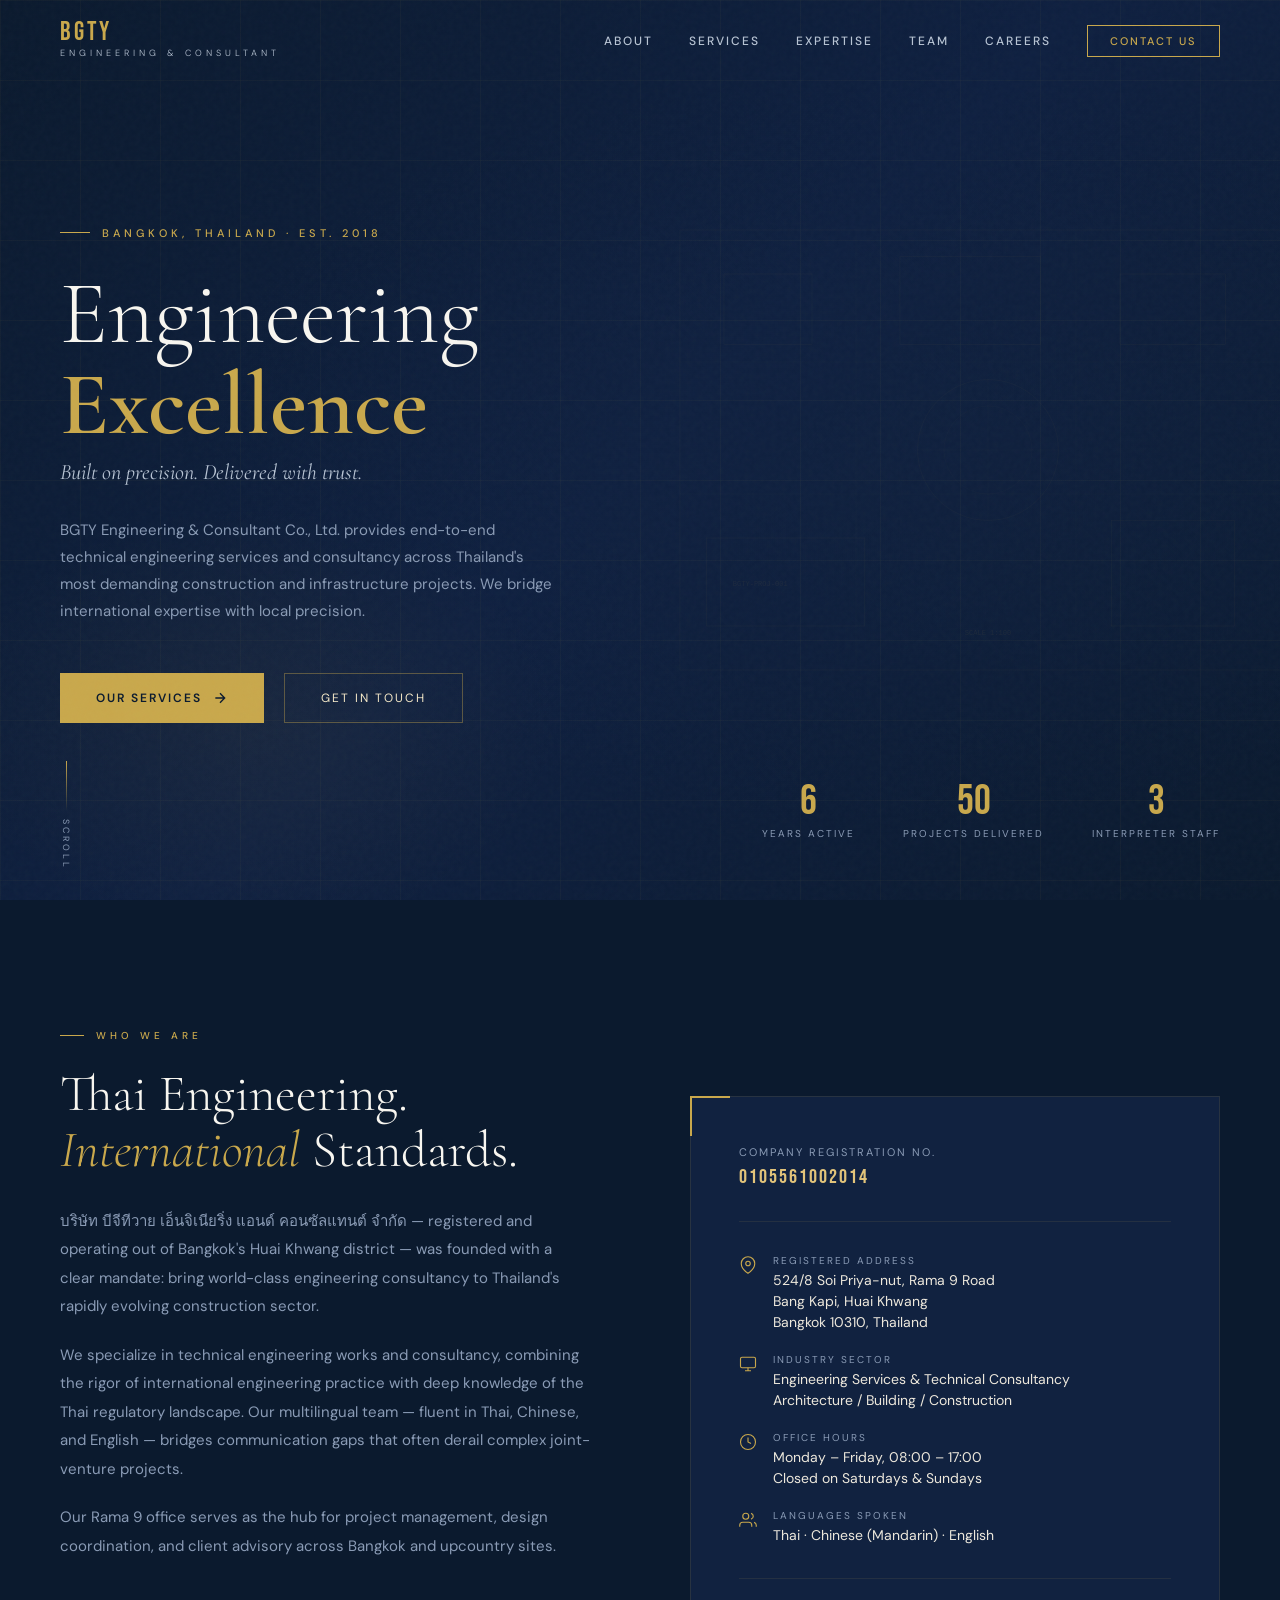
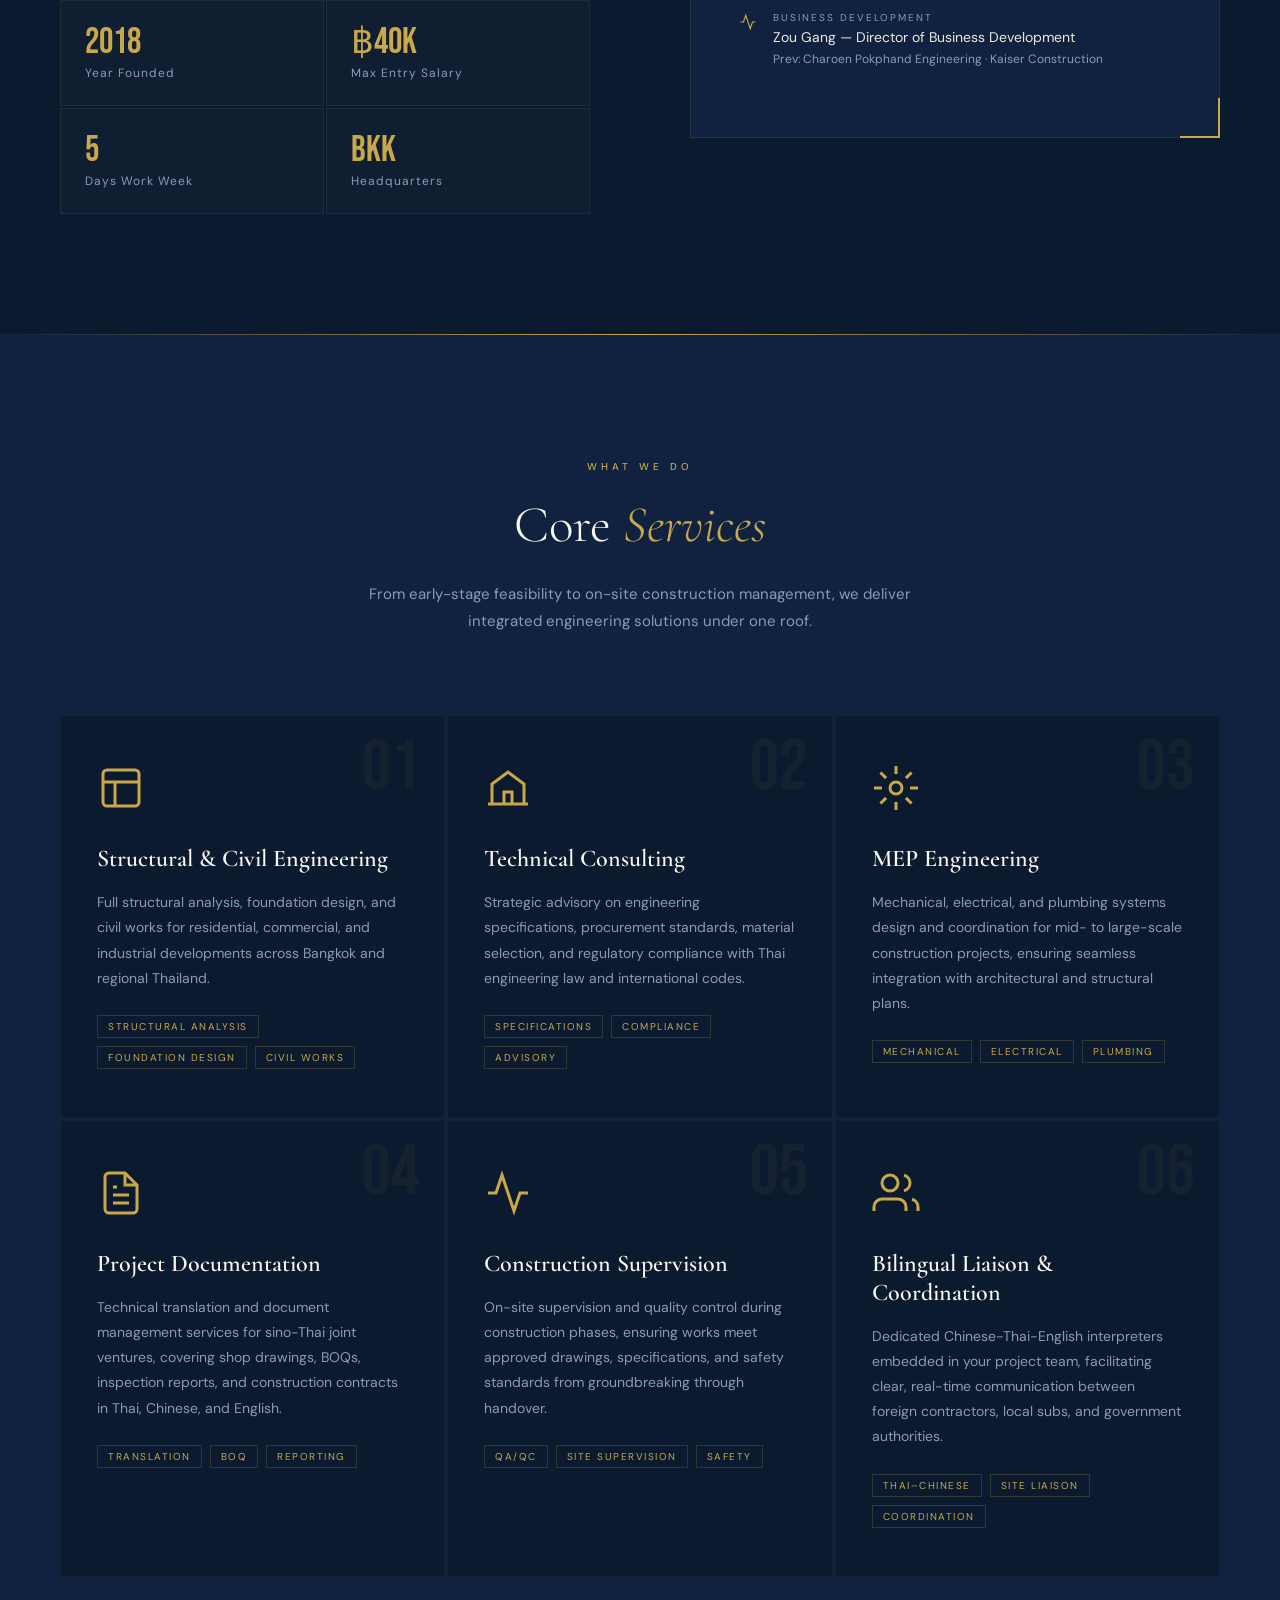
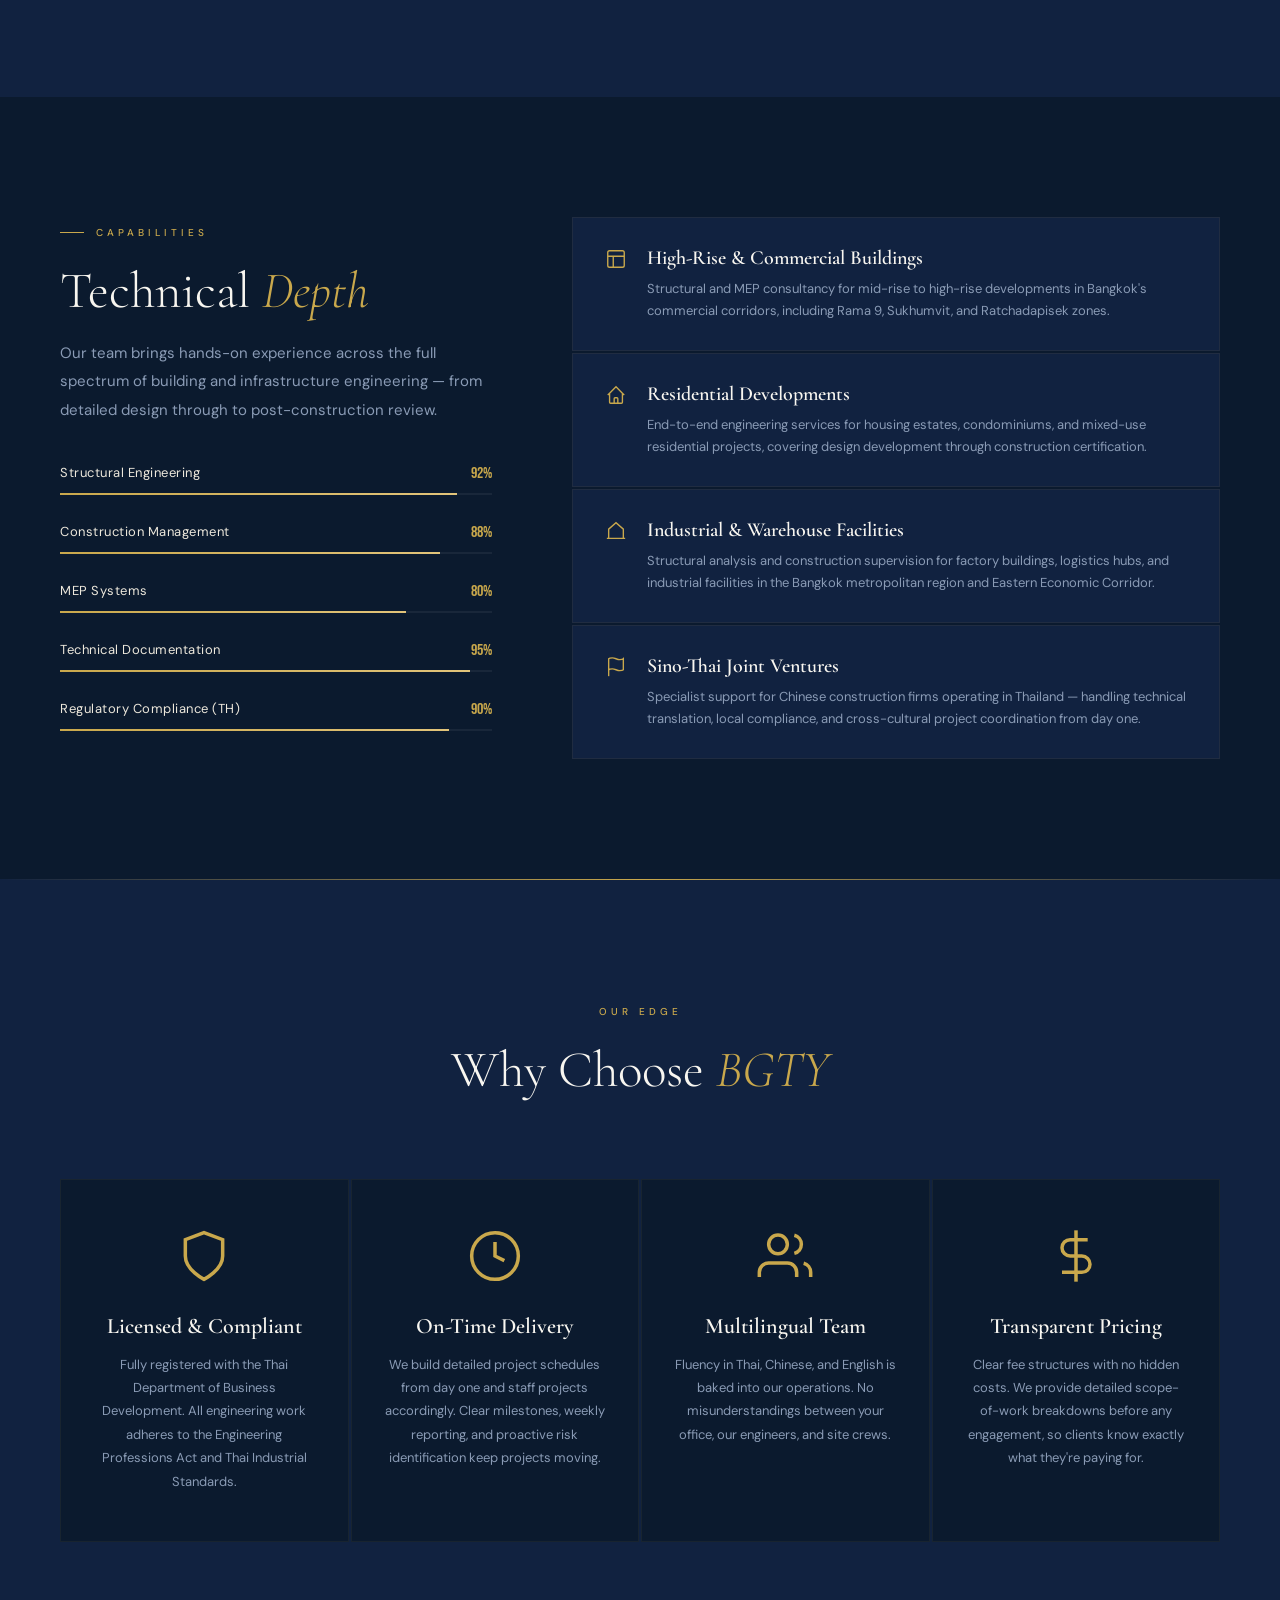
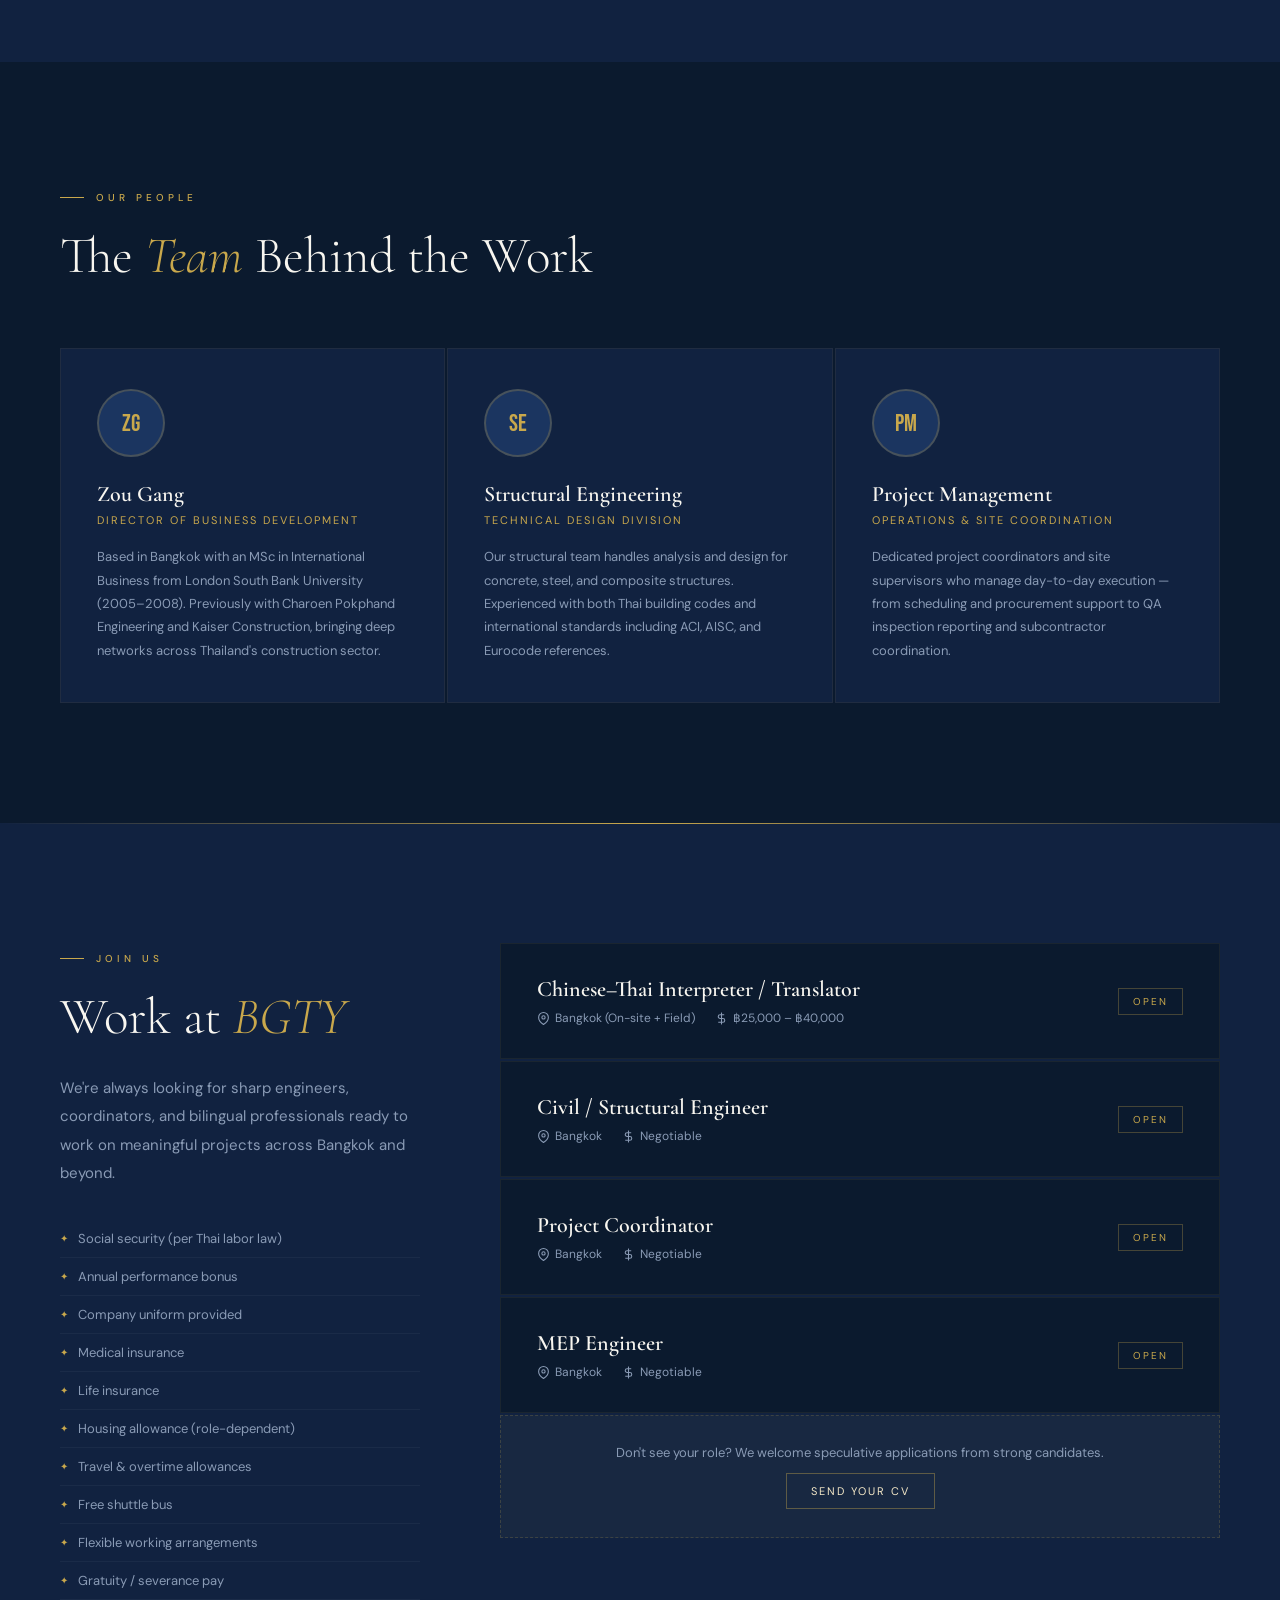
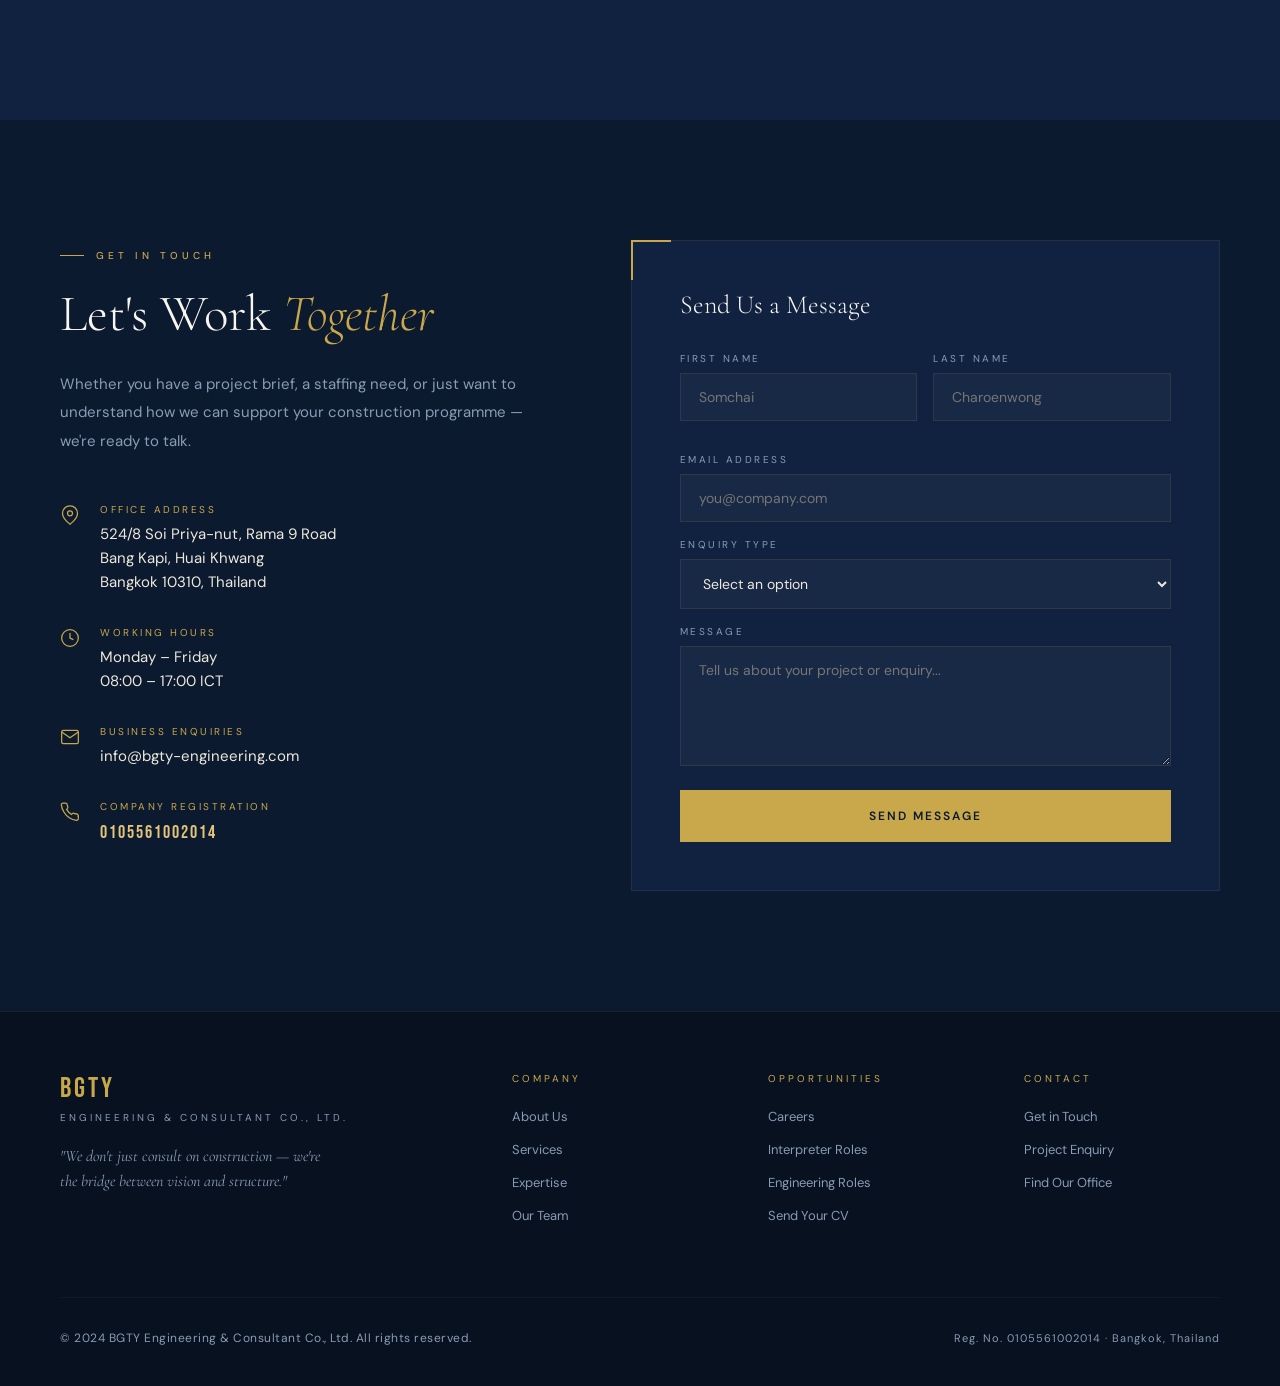
<file: bgty-engineering.html>
<!DOCTYPE html>
<html lang="en">
<head>
  <meta charset="UTF-8" />
  <meta name="viewport" content="width=device-width, initial-scale=1.0" />
  <title>BGTY Engineering & Consultant Co., Ltd.</title>
  <link href="https://fonts.googleapis.com/css2?family=Cormorant+Garamond:ital,wght@0,300;0,400;0,600;0,700;1,300;1,400&family=DM+Sans:wght@300;400;500;600&family=Bebas+Neue&display=swap" rel="stylesheet" />
  <style>
    :root {
      --navy: #0b1a2e;
      --navy-mid: #112240;
      --navy-light: #1b3560;
      --gold: #c9a84c;
      --gold-light: #e2c47a;
      --gold-pale: #f5e9c8;
      --white: #f8f6f0;
      --off-white: #ede8dc;
      --steel: #8a9bb5;
      --steel-light: #b8c4d4;
      --text: #d4cfc4;
      --accent-red: #b84040;
    }

    *, *::before, *::after { box-sizing: border-box; margin: 0; padding: 0; }

    html { scroll-behavior: smooth; }

    body {
      font-family: 'DM Sans', sans-serif;
      background: var(--navy);
      color: var(--text);
      overflow-x: hidden;
    }

    /* ── SCROLLBAR ── */
    ::-webkit-scrollbar { width: 4px; }
    ::-webkit-scrollbar-track { background: var(--navy); }
    ::-webkit-scrollbar-thumb { background: var(--gold); border-radius: 2px; }

    /* ── NOISE TEXTURE ── */
    body::before {
      content: '';
      position: fixed;
      inset: 0;
      background-image: url("data:image/svg+xml,%3Csvg viewBox='0 0 200 200' xmlns='http://www.w3.org/2000/svg'%3E%3Cfilter id='n'%3E%3CfeTurbulence type='fractalNoise' baseFrequency='0.85' numOctaves='4' stitchTiles='stitch'/%3E%3C/filter%3E%3Crect width='100%25' height='100%25' filter='url(%23n)' opacity='1'/%3E%3C/svg%3E");
      opacity: 0.025;
      pointer-events: none;
      z-index: 9999;
    }

    /* ── NAV ── */
    nav {
      position: fixed;
      top: 0; left: 0; right: 0;
      z-index: 1000;
      display: flex;
      align-items: center;
      justify-content: space-between;
      padding: 20px 60px;
      transition: background 0.4s, padding 0.4s;
    }
    nav.scrolled {
      background: rgba(11,26,46,0.97);
      backdrop-filter: blur(12px);
      padding: 14px 60px;
      border-bottom: 1px solid rgba(201,168,76,0.15);
    }
    .nav-logo {
      display: flex;
      flex-direction: column;
      gap: 1px;
    }
    .nav-logo-main {
      font-family: 'Bebas Neue', sans-serif;
      font-size: 26px;
      color: var(--gold);
      letter-spacing: 3px;
      line-height: 1;
    }
    .nav-logo-sub {
      font-family: 'DM Sans', sans-serif;
      font-size: 9px;
      letter-spacing: 4px;
      text-transform: uppercase;
      color: var(--steel-light);
      font-weight: 300;
    }
    .nav-links {
      display: flex;
      gap: 36px;
      list-style: none;
    }
    .nav-links a {
      text-decoration: none;
      font-size: 12px;
      letter-spacing: 2px;
      text-transform: uppercase;
      color: var(--steel-light);
      font-weight: 500;
      transition: color 0.25s;
      position: relative;
    }
    .nav-links a::after {
      content: '';
      position: absolute;
      bottom: -4px; left: 0;
      width: 0; height: 1px;
      background: var(--gold);
      transition: width 0.3s;
    }
    .nav-links a:hover { color: var(--gold); }
    .nav-links a:hover::after { width: 100%; }
    .nav-cta {
      background: transparent;
      border: 1px solid var(--gold);
      color: var(--gold) !important;
      padding: 8px 22px;
      font-size: 11px !important;
      letter-spacing: 2px;
      text-transform: uppercase;
      text-decoration: none;
      transition: background 0.25s, color 0.25s !important;
    }
    .nav-cta:hover { background: var(--gold) !important; color: var(--navy) !important; }
    .nav-cta::after { display: none; }

    .hamburger {
      display: none;
      flex-direction: column;
      gap: 5px;
      cursor: pointer;
      padding: 4px;
    }
    .hamburger span {
      display: block;
      width: 24px;
      height: 2px;
      background: var(--gold);
      transition: all 0.3s;
    }
    .hamburger.open span:nth-child(1) { transform: rotate(45deg) translate(5px,5px); }
    .hamburger.open span:nth-child(2) { opacity: 0; }
    .hamburger.open span:nth-child(3) { transform: rotate(-45deg) translate(5px,-5px); }

    /* ── HERO ── */
    #hero {
      position: relative;
      min-height: 100vh;
      display: flex;
      align-items: center;
      overflow: hidden;
      padding: 120px 60px 80px;
    }

    .hero-bg {
      position: absolute;
      inset: 0;
      background:
        radial-gradient(ellipse 80% 60% at 70% 50%, rgba(17,34,64,0.6) 0%, transparent 70%),
        radial-gradient(ellipse 40% 40% at 20% 80%, rgba(201,168,76,0.06) 0%, transparent 60%),
        linear-gradient(135deg, #0b1a2e 0%, #0f2040 50%, #0b1a2e 100%);
    }

    /* Animated grid lines */
    .hero-grid {
      position: absolute;
      inset: 0;
      background-image:
        linear-gradient(rgba(201,168,76,0.04) 1px, transparent 1px),
        linear-gradient(90deg, rgba(201,168,76,0.04) 1px, transparent 1px);
      background-size: 80px 80px;
      animation: gridDrift 20s linear infinite;
    }
    @keyframes gridDrift {
      0% { transform: translate(0,0); }
      100% { transform: translate(80px, 80px); }
    }

    .hero-blueprint {
      position: absolute;
      right: -60px;
      top: 50%;
      transform: translateY(-50%);
      width: 55%;
      opacity: 0.07;
      pointer-events: none;
    }

    .hero-content {
      position: relative;
      z-index: 2;
      max-width: 700px;
    }

    .hero-eyebrow {
      display: inline-flex;
      align-items: center;
      gap: 12px;
      font-size: 11px;
      letter-spacing: 4px;
      text-transform: uppercase;
      color: var(--gold);
      font-weight: 500;
      margin-bottom: 28px;
      opacity: 0;
      animation: fadeUp 0.8s 0.2s forwards;
    }
    .hero-eyebrow::before {
      content: '';
      display: block;
      width: 30px;
      height: 1px;
      background: var(--gold);
    }

    .hero-title {
      font-family: 'Cormorant Garamond', serif;
      font-size: clamp(52px, 7vw, 96px);
      font-weight: 300;
      line-height: 1.02;
      color: var(--white);
      margin-bottom: 8px;
      opacity: 0;
      animation: fadeUp 0.8s 0.4s forwards;
    }
    .hero-title strong {
      font-weight: 600;
      color: var(--gold);
      display: block;
    }

    .hero-subtitle {
      font-family: 'Cormorant Garamond', serif;
      font-size: clamp(16px, 2vw, 22px);
      font-style: italic;
      color: var(--steel-light);
      margin-bottom: 32px;
      opacity: 0;
      animation: fadeUp 0.8s 0.6s forwards;
    }

    .hero-desc {
      font-size: 15px;
      line-height: 1.8;
      color: var(--steel);
      max-width: 500px;
      margin-bottom: 48px;
      opacity: 0;
      animation: fadeUp 0.8s 0.8s forwards;
    }

    .hero-actions {
      display: flex;
      gap: 20px;
      flex-wrap: wrap;
      opacity: 0;
      animation: fadeUp 0.8s 1s forwards;
    }

    .btn-primary {
      display: inline-flex;
      align-items: center;
      gap: 10px;
      background: var(--gold);
      color: var(--navy);
      text-decoration: none;
      font-size: 12px;
      font-weight: 600;
      letter-spacing: 2px;
      text-transform: uppercase;
      padding: 16px 36px;
      transition: background 0.25s, transform 0.2s;
    }
    .btn-primary:hover { background: var(--gold-light); transform: translateY(-2px); }
    .btn-primary svg { transition: transform 0.25s; }
    .btn-primary:hover svg { transform: translateX(4px); }

    .btn-outline {
      display: inline-flex;
      align-items: center;
      gap: 10px;
      border: 1px solid rgba(201,168,76,0.4);
      color: var(--gold-pale);
      text-decoration: none;
      font-size: 12px;
      letter-spacing: 2px;
      text-transform: uppercase;
      padding: 16px 36px;
      transition: border-color 0.25s, color 0.25s, transform 0.2s;
    }
    .btn-outline:hover { border-color: var(--gold); color: var(--gold); transform: translateY(-2px); }

    .hero-stats {
      position: absolute;
      bottom: 60px;
      right: 60px;
      display: flex;
      gap: 48px;
      z-index: 2;
      opacity: 0;
      animation: fadeUp 0.8s 1.2s forwards;
    }
    .hero-stat-item { text-align: center; }
    .hero-stat-num {
      font-family: 'Bebas Neue', sans-serif;
      font-size: 42px;
      color: var(--gold);
      line-height: 1;
    }
    .hero-stat-label {
      font-size: 10px;
      letter-spacing: 2px;
      text-transform: uppercase;
      color: var(--steel);
      margin-top: 4px;
    }

    /* Scroll indicator */
    .scroll-indicator {
      position: absolute;
      bottom: 30px;
      left: 60px;
      display: flex;
      flex-direction: column;
      align-items: center;
      gap: 8px;
      z-index: 2;
      opacity: 0;
      animation: fadeIn 1s 1.5s forwards;
    }
    .scroll-line {
      width: 1px;
      height: 50px;
      background: linear-gradient(to bottom, var(--gold), transparent);
      animation: scrollPulse 2s ease-in-out infinite;
    }
    .scroll-text {
      font-size: 9px;
      letter-spacing: 3px;
      text-transform: uppercase;
      color: var(--steel);
      writing-mode: vertical-rl;
    }
    @keyframes scrollPulse {
      0%, 100% { opacity: 0.3; }
      50% { opacity: 1; }
    }

    @keyframes fadeUp {
      from { opacity: 0; transform: translateY(30px); }
      to { opacity: 1; transform: translateY(0); }
    }
    @keyframes fadeIn {
      from { opacity: 0; }
      to { opacity: 1; }
    }

    /* ── ABOUT ── */
    #about {
      padding: 120px 60px;
      display: grid;
      grid-template-columns: 1fr 1fr;
      gap: 100px;
      align-items: center;
      max-width: 1400px;
      margin: 0 auto;
    }

    .section-label {
      display: inline-flex;
      align-items: center;
      gap: 12px;
      font-size: 10px;
      letter-spacing: 4px;
      text-transform: uppercase;
      color: var(--gold);
      font-weight: 500;
      margin-bottom: 24px;
    }
    .section-label::before {
      content: '';
      width: 24px;
      height: 1px;
      background: var(--gold);
    }

    .section-title {
      font-family: 'Cormorant Garamond', serif;
      font-size: clamp(36px, 4vw, 56px);
      font-weight: 300;
      color: var(--white);
      line-height: 1.1;
      margin-bottom: 28px;
    }
    .section-title em {
      font-style: italic;
      color: var(--gold);
    }

    .about-text p {
      font-size: 15px;
      line-height: 1.9;
      color: var(--steel);
      margin-bottom: 20px;
    }

    .about-highlights {
      display: grid;
      grid-template-columns: 1fr 1fr;
      gap: 2px;
      margin-top: 40px;
    }
    .highlight-item {
      background: rgba(255,255,255,0.02);
      border: 1px solid rgba(201,168,76,0.1);
      padding: 24px;
      transition: border-color 0.3s, background 0.3s;
    }
    .highlight-item:hover {
      border-color: rgba(201,168,76,0.3);
      background: rgba(201,168,76,0.03);
    }
    .highlight-num {
      font-family: 'Bebas Neue', sans-serif;
      font-size: 36px;
      color: var(--gold);
      line-height: 1;
    }
    .highlight-label {
      font-size: 12px;
      color: var(--steel);
      letter-spacing: 1px;
      margin-top: 4px;
    }

    .about-visual {
      position: relative;
    }
    .about-card {
      background: var(--navy-mid);
      border: 1px solid rgba(201,168,76,0.12);
      padding: 48px;
      position: relative;
    }
    .about-card::before {
      content: '';
      position: absolute;
      top: -1px; left: -1px;
      width: 40px; height: 40px;
      border-top: 2px solid var(--gold);
      border-left: 2px solid var(--gold);
    }
    .about-card::after {
      content: '';
      position: absolute;
      bottom: -1px; right: -1px;
      width: 40px; height: 40px;
      border-bottom: 2px solid var(--gold);
      border-right: 2px solid var(--gold);
    }
    .company-reg {
      font-size: 11px;
      letter-spacing: 2px;
      text-transform: uppercase;
      color: var(--steel);
      margin-bottom: 6px;
    }
    .company-reg-num {
      font-family: 'Bebas Neue', sans-serif;
      font-size: 20px;
      color: var(--gold-light);
      letter-spacing: 2px;
      margin-bottom: 32px;
    }
    .company-detail {
      display: flex;
      gap: 16px;
      margin-bottom: 20px;
      align-items: flex-start;
    }
    .detail-icon {
      color: var(--gold);
      margin-top: 2px;
      flex-shrink: 0;
    }
    .detail-key {
      font-size: 10px;
      letter-spacing: 2px;
      text-transform: uppercase;
      color: var(--steel);
      margin-bottom: 3px;
    }
    .detail-val {
      font-size: 14px;
      color: var(--off-white);
      line-height: 1.5;
    }

    .divider {
      width: 100%;
      height: 1px;
      background: rgba(201,168,76,0.1);
      margin: 32px 0;
    }

    /* ── SERVICES ── */
    #services {
      padding: 120px 60px;
      background: var(--navy-mid);
      position: relative;
      overflow: hidden;
    }
    #services::before {
      content: '';
      position: absolute;
      top: 0; left: 0; right: 0;
      height: 1px;
      background: linear-gradient(90deg, transparent, var(--gold), transparent);
    }

    .services-header {
      max-width: 600px;
      margin: 0 auto 80px;
      text-align: center;
    }
    .services-header .section-label { justify-content: center; }
    .services-header .section-label::before { display: none; }

    .services-grid {
      display: grid;
      grid-template-columns: repeat(3, 1fr);
      gap: 2px;
      max-width: 1300px;
      margin: 0 auto;
    }

    .service-card {
      background: var(--navy);
      padding: 48px 36px;
      border: 1px solid rgba(201,168,76,0.06);
      position: relative;
      overflow: hidden;
      transition: border-color 0.4s, transform 0.3s;
      cursor: default;
    }
    .service-card::before {
      content: '';
      position: absolute;
      bottom: 0; left: 0;
      width: 100%; height: 2px;
      background: var(--gold);
      transform: scaleX(0);
      transform-origin: left;
      transition: transform 0.4s;
    }
    .service-card:hover { border-color: rgba(201,168,76,0.2); transform: translateY(-4px); }
    .service-card:hover::before { transform: scaleX(1); }

    .service-number {
      font-family: 'Bebas Neue', sans-serif;
      font-size: 72px;
      color: rgba(201,168,76,0.06);
      line-height: 1;
      position: absolute;
      top: 16px; right: 24px;
      transition: color 0.4s;
    }
    .service-card:hover .service-number { color: rgba(201,168,76,0.12); }

    .service-icon {
      width: 48px;
      height: 48px;
      margin-bottom: 28px;
      color: var(--gold);
    }

    .service-name {
      font-family: 'Cormorant Garamond', serif;
      font-size: 24px;
      font-weight: 600;
      color: var(--white);
      margin-bottom: 16px;
      line-height: 1.2;
    }

    .service-desc {
      font-size: 14px;
      line-height: 1.8;
      color: var(--steel);
    }

    .service-tags {
      display: flex;
      flex-wrap: wrap;
      gap: 8px;
      margin-top: 24px;
    }
    .service-tag {
      font-size: 10px;
      letter-spacing: 1.5px;
      text-transform: uppercase;
      color: var(--gold);
      border: 1px solid rgba(201,168,76,0.2);
      padding: 4px 10px;
    }

    /* ── EXPERTISE ── */
    #expertise {
      padding: 120px 60px;
      max-width: 1400px;
      margin: 0 auto;
    }

    .expertise-layout {
      display: grid;
      grid-template-columns: 1fr 1.5fr;
      gap: 80px;
      align-items: start;
    }

    .expertise-intro .section-title { margin-bottom: 20px; }

    .expertise-intro p {
      font-size: 15px;
      line-height: 1.9;
      color: var(--steel);
      margin-bottom: 40px;
    }

    .expertise-bars { margin-top: 20px; }
    .exp-bar-item { margin-bottom: 28px; }
    .exp-bar-header {
      display: flex;
      justify-content: space-between;
      margin-bottom: 10px;
    }
    .exp-bar-name { font-size: 13px; color: var(--off-white); letter-spacing: 0.5px; }
    .exp-bar-pct {
      font-family: 'Bebas Neue', sans-serif;
      font-size: 16px;
      color: var(--gold);
    }
    .exp-track {
      height: 2px;
      background: rgba(255,255,255,0.06);
      position: relative;
    }
    .exp-fill {
      height: 100%;
      background: linear-gradient(90deg, var(--gold), var(--gold-light));
      width: 0;
      transition: width 1.2s cubic-bezier(0.16, 1, 0.3, 1);
    }
    .exp-fill.animate { width: var(--target-width); }

    .expertise-right { display: grid; gap: 2px; }

    .exp-domain {
      background: var(--navy-mid);
      border: 1px solid rgba(201,168,76,0.08);
      padding: 28px 32px;
      display: flex;
      gap: 20px;
      align-items: flex-start;
      transition: border-color 0.3s, background 0.3s;
    }
    .exp-domain:hover {
      border-color: rgba(201,168,76,0.25);
      background: rgba(201,168,76,0.02);
    }
    .exp-domain-icon {
      color: var(--gold);
      margin-top: 2px;
      flex-shrink: 0;
    }
    .exp-domain-title {
      font-family: 'Cormorant Garamond', serif;
      font-size: 20px;
      font-weight: 600;
      color: var(--white);
      margin-bottom: 8px;
    }
    .exp-domain-desc {
      font-size: 13px;
      color: var(--steel);
      line-height: 1.7;
    }

    /* ── WHY US ── */
    #why {
      padding: 120px 60px;
      background: var(--navy-mid);
      position: relative;
      overflow: hidden;
    }
    #why::before {
      content: '';
      position: absolute;
      top: 0; left: 0; right: 0;
      height: 1px;
      background: linear-gradient(90deg, transparent, var(--gold), transparent);
    }

    .why-header {
      text-align: center;
      max-width: 600px;
      margin: 0 auto 80px;
    }
    .why-header .section-label { justify-content: center; }
    .why-header .section-label::before { display: none; }

    .why-grid {
      display: grid;
      grid-template-columns: repeat(4, 1fr);
      gap: 2px;
      max-width: 1300px;
      margin: 0 auto;
    }

    .why-item {
      padding: 48px 32px;
      border: 1px solid rgba(201,168,76,0.07);
      background: var(--navy);
      text-align: center;
      transition: border-color 0.3s;
    }
    .why-item:hover { border-color: rgba(201,168,76,0.2); }

    .why-icon {
      width: 56px;
      height: 56px;
      margin: 0 auto 24px;
      color: var(--gold);
    }
    .why-title {
      font-family: 'Cormorant Garamond', serif;
      font-size: 22px;
      font-weight: 600;
      color: var(--white);
      margin-bottom: 14px;
    }
    .why-desc {
      font-size: 13px;
      line-height: 1.8;
      color: var(--steel);
    }

    /* ── TEAM ── */
    #team {
      padding: 120px 60px;
      max-width: 1400px;
      margin: 0 auto;
    }

    .team-header { max-width: 550px; margin-bottom: 64px; }

    .team-grid {
      display: grid;
      grid-template-columns: repeat(3, 1fr);
      gap: 2px;
    }

    .team-card {
      background: var(--navy-mid);
      border: 1px solid rgba(201,168,76,0.08);
      padding: 40px 36px;
      position: relative;
      overflow: hidden;
      transition: border-color 0.3s;
    }
    .team-card:hover { border-color: rgba(201,168,76,0.22); }
    .team-card::before {
      content: '';
      position: absolute;
      top: 0; left: 0;
      width: 2px; height: 0;
      background: var(--gold);
      transition: height 0.4s;
    }
    .team-card:hover::before { height: 100%; }

    .team-avatar {
      width: 68px;
      height: 68px;
      border-radius: 50%;
      background: var(--navy-light);
      border: 2px solid rgba(201,168,76,0.25);
      display: flex;
      align-items: center;
      justify-content: center;
      font-family: 'Bebas Neue', sans-serif;
      font-size: 24px;
      color: var(--gold);
      margin-bottom: 24px;
    }
    .team-name {
      font-family: 'Cormorant Garamond', serif;
      font-size: 22px;
      font-weight: 600;
      color: var(--white);
      margin-bottom: 6px;
    }
    .team-role {
      font-size: 11px;
      letter-spacing: 2px;
      text-transform: uppercase;
      color: var(--gold);
      margin-bottom: 18px;
    }
    .team-bio {
      font-size: 13px;
      line-height: 1.8;
      color: var(--steel);
    }

    /* ── JOBS ── */
    #careers {
      padding: 120px 60px;
      background: var(--navy-mid);
      position: relative;
    }
    #careers::before {
      content: '';
      position: absolute;
      top: 0; left: 0; right: 0;
      height: 1px;
      background: linear-gradient(90deg, transparent, var(--gold), transparent);
    }

    .careers-layout {
      display: grid;
      grid-template-columns: 1fr 2fr;
      gap: 80px;
      max-width: 1300px;
      margin: 0 auto;
    }

    .careers-intro p {
      font-size: 15px;
      line-height: 1.9;
      color: var(--steel);
      margin-bottom: 32px;
    }

    .benefits-list { list-style: none; }
    .benefits-list li {
      display: flex;
      align-items: center;
      gap: 10px;
      font-size: 13px;
      color: var(--steel);
      padding: 10px 0;
      border-bottom: 1px solid rgba(255,255,255,0.04);
    }
    .benefits-list li::before {
      content: '✦';
      color: var(--gold);
      font-size: 10px;
    }

    .job-listings { display: flex; flex-direction: column; gap: 2px; }

    .job-card {
      background: var(--navy);
      border: 1px solid rgba(201,168,76,0.08);
      padding: 32px 36px;
      display: flex;
      justify-content: space-between;
      align-items: center;
      transition: border-color 0.3s, transform 0.2s;
      cursor: pointer;
    }
    .job-card:hover {
      border-color: rgba(201,168,76,0.25);
      transform: translateX(4px);
    }
    .job-info {}
    .job-title {
      font-family: 'Cormorant Garamond', serif;
      font-size: 22px;
      font-weight: 600;
      color: var(--white);
      margin-bottom: 8px;
    }
    .job-meta {
      display: flex;
      gap: 20px;
      font-size: 12px;
      color: var(--steel);
    }
    .job-meta span { display: flex; align-items: center; gap: 5px; }
    .job-badge {
      font-size: 10px;
      letter-spacing: 2px;
      text-transform: uppercase;
      padding: 6px 14px;
      border: 1px solid rgba(201,168,76,0.3);
      color: var(--gold);
      white-space: nowrap;
    }

    /* ── CONTACT ── */
    #contact {
      padding: 120px 60px;
      max-width: 1400px;
      margin: 0 auto;
    }

    .contact-layout {
      display: grid;
      grid-template-columns: 1fr 1.2fr;
      gap: 80px;
    }

    .contact-info {}
    .contact-block {
      display: flex;
      gap: 20px;
      margin-bottom: 32px;
      align-items: flex-start;
    }
    .contact-block-icon {
      color: var(--gold);
      margin-top: 2px;
      flex-shrink: 0;
    }
    .contact-block-label {
      font-size: 10px;
      letter-spacing: 2.5px;
      text-transform: uppercase;
      color: var(--gold);
      margin-bottom: 6px;
    }
    .contact-block-value {
      font-size: 15px;
      color: var(--off-white);
      line-height: 1.6;
    }

    .contact-form {
      background: var(--navy-mid);
      border: 1px solid rgba(201,168,76,0.1);
      padding: 48px;
      position: relative;
    }
    .contact-form::before {
      content: '';
      position: absolute;
      top: -1px; left: -1px;
      width: 40px; height: 40px;
      border-top: 2px solid var(--gold);
      border-left: 2px solid var(--gold);
    }

    .form-row { display: grid; grid-template-columns: 1fr 1fr; gap: 16px; margin-bottom: 16px; }

    .form-group { display: flex; flex-direction: column; gap: 8px; margin-bottom: 16px; }

    .form-label {
      font-size: 10px;
      letter-spacing: 2.5px;
      text-transform: uppercase;
      color: var(--steel);
    }

    .form-input, .form-select, .form-textarea {
      background: rgba(255,255,255,0.03);
      border: 1px solid rgba(201,168,76,0.12);
      color: var(--off-white);
      font-family: 'DM Sans', sans-serif;
      font-size: 14px;
      padding: 14px 18px;
      outline: none;
      transition: border-color 0.25s, background 0.25s;
      width: 100%;
    }
    .form-input:focus, .form-select:focus, .form-textarea:focus {
      border-color: rgba(201,168,76,0.45);
      background: rgba(201,168,76,0.03);
    }
    .form-select option { background: var(--navy-mid); }
    .form-textarea { resize: vertical; min-height: 120px; }

    .form-submit {
      width: 100%;
      background: var(--gold);
      color: var(--navy);
      border: none;
      font-family: 'DM Sans', sans-serif;
      font-size: 12px;
      font-weight: 600;
      letter-spacing: 2px;
      text-transform: uppercase;
      padding: 18px;
      cursor: pointer;
      transition: background 0.25s, transform 0.2s;
      margin-top: 8px;
    }
    .form-submit:hover { background: var(--gold-light); transform: translateY(-2px); }

    .form-success {
      display: none;
      text-align: center;
      padding: 20px;
      color: var(--gold);
      font-size: 14px;
      letter-spacing: 1px;
    }

    /* ── FOOTER ── */
    footer {
      background: #07111f;
      border-top: 1px solid rgba(201,168,76,0.1);
      padding: 60px 60px 40px;
    }

    .footer-top {
      display: grid;
      grid-template-columns: 2fr 1fr 1fr 1fr;
      gap: 60px;
      margin-bottom: 60px;
    }

    .footer-brand {}
    .footer-logo-main {
      font-family: 'Bebas Neue', sans-serif;
      font-size: 28px;
      color: var(--gold);
      letter-spacing: 3px;
      margin-bottom: 6px;
    }
    .footer-logo-sub {
      font-size: 10px;
      letter-spacing: 3px;
      text-transform: uppercase;
      color: var(--steel);
      margin-bottom: 20px;
    }
    .footer-tagline {
      font-family: 'Cormorant Garamond', serif;
      font-size: 16px;
      font-style: italic;
      color: var(--steel);
      line-height: 1.6;
      max-width: 280px;
    }

    .footer-col-title {
      font-size: 10px;
      letter-spacing: 3px;
      text-transform: uppercase;
      color: var(--gold);
      margin-bottom: 20px;
    }
    .footer-links { list-style: none; }
    .footer-links li { margin-bottom: 12px; }
    .footer-links a {
      text-decoration: none;
      font-size: 13px;
      color: var(--steel);
      transition: color 0.25s;
    }
    .footer-links a:hover { color: var(--off-white); }

    .footer-bottom {
      display: flex;
      justify-content: space-between;
      align-items: center;
      padding-top: 32px;
      border-top: 1px solid rgba(255,255,255,0.04);
    }
    .footer-copy {
      font-size: 12px;
      color: var(--steel);
      letter-spacing: 0.5px;
    }
    .footer-reg {
      font-size: 11px;
      color: var(--steel);
      letter-spacing: 1px;
    }

    /* ── MOBILE MENU ── */
    .mobile-menu {
      position: fixed;
      top: 0; left: 0; right: 0; bottom: 0;
      background: var(--navy);
      z-index: 999;
      display: flex;
      flex-direction: column;
      align-items: center;
      justify-content: center;
      gap: 32px;
      transform: translateX(100%);
      transition: transform 0.4s cubic-bezier(0.16, 1, 0.3, 1);
    }
    .mobile-menu.open { transform: translateX(0); }
    .mobile-menu a {
      text-decoration: none;
      font-family: 'Cormorant Garamond', serif;
      font-size: 36px;
      font-weight: 300;
      color: var(--white);
      transition: color 0.25s;
    }
    .mobile-menu a:hover { color: var(--gold); }

    /* ── REVEAL ANIMATIONS ── */
    .reveal {
      opacity: 0;
      transform: translateY(40px);
      transition: opacity 0.8s, transform 0.8s;
    }
    .reveal.visible {
      opacity: 1;
      transform: translateY(0);
    }

    /* ── RESPONSIVE ── */
    @media (max-width: 1100px) {
      #about { grid-template-columns: 1fr; gap: 60px; }
      .services-grid { grid-template-columns: 1fr 1fr; }
      .why-grid { grid-template-columns: 1fr 1fr; }
      .team-grid { grid-template-columns: 1fr 1fr; }
      .footer-top { grid-template-columns: 1fr 1fr; }
      .expertise-layout { grid-template-columns: 1fr; }
    }

    @media (max-width: 768px) {
      nav { padding: 16px 24px; }
      nav.scrolled { padding: 12px 24px; }
      .nav-links { display: none; }
      .hamburger { display: flex; }

      #hero { padding: 100px 24px 60px; }
      .hero-stats { position: static; flex-wrap: wrap; gap: 24px; margin-top: 48px; }
      .scroll-indicator { display: none; }

      #about, #expertise, #team, #contact { padding: 80px 24px; }
      #services, #why, #careers { padding: 80px 24px; }
      footer { padding: 60px 24px 32px; }

      .services-grid { grid-template-columns: 1fr; }
      .why-grid { grid-template-columns: 1fr 1fr; }
      .team-grid { grid-template-columns: 1fr; }
      .contact-layout { grid-template-columns: 1fr; }
      .careers-layout { grid-template-columns: 1fr; }
      .footer-top { grid-template-columns: 1fr; gap: 32px; }
      .footer-bottom { flex-direction: column; gap: 12px; text-align: center; }

      .form-row { grid-template-columns: 1fr; }
      .contact-form { padding: 28px; }
      .about-card { padding: 28px; }
    }
  </style>
</head>
<body>

<!-- NAV -->
<nav id="mainNav">
  <div class="nav-logo">
    <div class="nav-logo-main">BGTY</div>
    <div class="nav-logo-sub">Engineering &amp; Consultant</div>
  </div>
  <ul class="nav-links">
    <li><a href="#about">About</a></li>
    <li><a href="#services">Services</a></li>
    <li><a href="#expertise">Expertise</a></li>
    <li><a href="#team">Team</a></li>
    <li><a href="#careers">Careers</a></li>
    <li><a href="#contact" class="nav-cta">Contact Us</a></li>
  </ul>
  <div class="hamburger" id="hamburger">
    <span></span><span></span><span></span>
  </div>
</nav>

<!-- MOBILE MENU -->
<div class="mobile-menu" id="mobileMenu">
  <a href="#about" class="mm-link">About</a>
  <a href="#services" class="mm-link">Services</a>
  <a href="#expertise" class="mm-link">Expertise</a>
  <a href="#team" class="mm-link">Team</a>
  <a href="#careers" class="mm-link">Careers</a>
  <a href="#contact" class="mm-link">Contact</a>
</div>

<!-- HERO -->
<section id="hero">
  <div class="hero-bg"></div>
  <div class="hero-grid"></div>

  <!-- Blueprint SVG background -->
  <svg class="hero-blueprint" viewBox="0 0 800 600" fill="none" xmlns="http://www.w3.org/2000/svg">
    <rect x="50" y="50" width="700" height="500" stroke="#c9a84c" stroke-width="0.5"/>
    <line x1="50" y1="200" x2="750" y2="200" stroke="#c9a84c" stroke-width="0.3"/>
    <line x1="50" y1="350" x2="750" y2="350" stroke="#c9a84c" stroke-width="0.3"/>
    <line x1="250" y1="50" x2="250" y2="550" stroke="#c9a84c" stroke-width="0.3"/>
    <line x1="500" y1="50" x2="500" y2="550" stroke="#c9a84c" stroke-width="0.3"/>
    <rect x="100" y="100" width="100" height="80" stroke="#c9a84c" stroke-width="0.5"/>
    <rect x="300" y="80" width="160" height="100" stroke="#c9a84c" stroke-width="0.5"/>
    <rect x="550" y="100" width="120" height="80" stroke="#c9a84c" stroke-width="0.5"/>
    <circle cx="400" cy="300" r="80" stroke="#c9a84c" stroke-width="0.5"/>
    <circle cx="400" cy="300" r="50" stroke="#c9a84c" stroke-width="0.3"/>
    <line x1="320" y1="300" x2="480" y2="300" stroke="#c9a84c" stroke-width="0.3"/>
    <line x1="400" y1="220" x2="400" y2="380" stroke="#c9a84c" stroke-width="0.3"/>
    <rect x="80" y="400" width="180" height="100" stroke="#c9a84c" stroke-width="0.5"/>
    <rect x="540" y="380" width="140" height="120" stroke="#c9a84c" stroke-width="0.5"/>
    <text x="110" y="455" font-size="8" fill="#c9a84c" font-family="monospace">BGTY-PROJ-001</text>
    <text x="400" y="510" font-size="8" fill="#c9a84c" font-family="monospace" text-anchor="middle">SCALE 1:100</text>
  </svg>

  <div class="hero-content">
    <div class="hero-eyebrow">Bangkok, Thailand · Est. 2018</div>
    <h1 class="hero-title">
      Engineering
      <strong>Excellence</strong>
    </h1>
    <p class="hero-subtitle">Built on precision. Delivered with trust.</p>
    <p class="hero-desc">
      BGTY Engineering & Consultant Co., Ltd. provides end-to-end technical engineering services and consultancy across Thailand's most demanding construction and infrastructure projects. We bridge international expertise with local precision.
    </p>
    <div class="hero-actions">
      <a href="#services" class="btn-primary">
        Our Services
        <svg width="16" height="16" viewBox="0 0 24 24" fill="none" stroke="currentColor" stroke-width="2"><path d="M5 12h14M12 5l7 7-7 7"/></svg>
      </a>
      <a href="#contact" class="btn-outline">Get in Touch</a>
    </div>
  </div>

  <div class="hero-stats">
    <div class="hero-stat-item">
      <div class="hero-stat-num" data-count="6">0</div>
      <div class="hero-stat-label">Years Active</div>
    </div>
    <div class="hero-stat-item">
      <div class="hero-stat-num" data-count="50">0</div>
      <div class="hero-stat-label">Projects Delivered</div>
    </div>
    <div class="hero-stat-item">
      <div class="hero-stat-num" data-count="3">0</div>
      <div class="hero-stat-label">Interpreter Staff</div>
    </div>
  </div>

  <div class="scroll-indicator">
    <div class="scroll-line"></div>
    <div class="scroll-text">Scroll</div>
  </div>
</section>

<!-- ABOUT -->
<section id="about">
  <div class="about-text reveal">
    <div class="section-label">Who We Are</div>
    <h2 class="section-title">Thai Engineering. <em>International</em> Standards.</h2>
    <p>
      บริษัท บีจีทีวาย เอ็นจิเนียริ่ง แอนด์ คอนซัลแทนต์ จำกัด — registered and operating out of Bangkok's Huai Khwang district — was founded with a clear mandate: bring world-class engineering consultancy to Thailand's rapidly evolving construction sector.
    </p>
    <p>
      We specialize in technical engineering works and consultancy, combining the rigor of international engineering practice with deep knowledge of the Thai regulatory landscape. Our multilingual team — fluent in Thai, Chinese, and English — bridges communication gaps that often derail complex joint-venture projects.
    </p>
    <p>
      Our Rama 9 office serves as the hub for project management, design coordination, and client advisory across Bangkok and upcountry sites.
    </p>

    <div class="about-highlights">
      <div class="highlight-item">
        <div class="highlight-num">2018</div>
        <div class="highlight-label">Year Founded</div>
      </div>
      <div class="highlight-item">
        <div class="highlight-num">฿40K</div>
        <div class="highlight-label">Max Entry Salary</div>
      </div>
      <div class="highlight-item">
        <div class="highlight-num">5</div>
        <div class="highlight-label">Days Work Week</div>
      </div>
      <div class="highlight-item">
        <div class="highlight-num">BKK</div>
        <div class="highlight-label">Headquarters</div>
      </div>
    </div>
  </div>

  <div class="about-visual reveal">
    <div class="about-card">
      <div class="company-reg">Company Registration No.</div>
      <div class="company-reg-num">0105561002014</div>

      <div class="divider"></div>

      <div class="company-detail">
        <svg class="detail-icon" width="18" height="18" viewBox="0 0 24 24" fill="none" stroke="currentColor" stroke-width="1.5"><path d="M21 10c0 7-9 13-9 13s-9-6-9-13a9 9 0 0 1 18 0z"/><circle cx="12" cy="10" r="3"/></svg>
        <div>
          <div class="detail-key">Registered Address</div>
          <div class="detail-val">524/8 Soi Priya-nut, Rama 9 Road<br>Bang Kapi, Huai Khwang<br>Bangkok 10310, Thailand</div>
        </div>
      </div>

      <div class="company-detail">
        <svg class="detail-icon" width="18" height="18" viewBox="0 0 24 24" fill="none" stroke="currentColor" stroke-width="1.5"><rect x="2" y="3" width="20" height="14" rx="2"/><path d="M8 21h8M12 17v4"/></svg>
        <div>
          <div class="detail-key">Industry Sector</div>
          <div class="detail-val">Engineering Services & Technical Consultancy<br>Architecture / Building / Construction</div>
        </div>
      </div>

      <div class="company-detail">
        <svg class="detail-icon" width="18" height="18" viewBox="0 0 24 24" fill="none" stroke="currentColor" stroke-width="1.5"><circle cx="12" cy="12" r="10"/><polyline points="12 6 12 12 16 14"/></svg>
        <div>
          <div class="detail-key">Office Hours</div>
          <div class="detail-val">Monday – Friday, 08:00 – 17:00<br>Closed on Saturdays & Sundays</div>
        </div>
      </div>

      <div class="company-detail">
        <svg class="detail-icon" width="18" height="18" viewBox="0 0 24 24" fill="none" stroke="currentColor" stroke-width="1.5"><path d="M17 21v-2a4 4 0 0 0-4-4H5a4 4 0 0 0-4 4v2"/><circle cx="9" cy="7" r="4"/><path d="M23 21v-2a4 4 0 0 0-3-3.87"/><path d="M16 3.13a4 4 0 0 1 0 7.75"/></svg>
        <div>
          <div class="detail-key">Languages Spoken</div>
          <div class="detail-val">Thai · Chinese (Mandarin) · English</div>
        </div>
      </div>

      <div class="divider"></div>

      <div class="company-detail">
        <svg class="detail-icon" width="18" height="18" viewBox="0 0 24 24" fill="none" stroke="currentColor" stroke-width="1.5"><polyline points="22 12 18 12 15 21 9 3 6 12 2 12"/></svg>
        <div>
          <div class="detail-key">Business Development</div>
          <div class="detail-val">Zou Gang — Director of Business Development<br><span style="font-size:12px;color:var(--steel);">Prev: Charoen Pokphand Engineering · Kaiser Construction</span></div>
        </div>
      </div>
    </div>
  </div>
</section>

<!-- SERVICES -->
<section id="services">
  <div class="services-header reveal">
    <div class="section-label">What We Do</div>
    <h2 class="section-title">Core <em>Services</em></h2>
    <p style="font-size:15px;line-height:1.8;color:var(--steel);margin-top:16px;">From early-stage feasibility to on-site construction management, we deliver integrated engineering solutions under one roof.</p>
  </div>

  <div class="services-grid">
    <div class="service-card reveal">
      <div class="service-number">01</div>
      <svg class="service-icon" viewBox="0 0 24 24" fill="none" stroke="currentColor" stroke-width="1.5">
        <rect x="3" y="3" width="18" height="18" rx="2"/><path d="M3 9h18M9 21V9"/>
      </svg>
      <div class="service-name">Structural & Civil Engineering</div>
      <div class="service-desc">Full structural analysis, foundation design, and civil works for residential, commercial, and industrial developments across Bangkok and regional Thailand.</div>
      <div class="service-tags">
        <span class="service-tag">Structural Analysis</span>
        <span class="service-tag">Foundation Design</span>
        <span class="service-tag">Civil Works</span>
      </div>
    </div>

    <div class="service-card reveal">
      <div class="service-number">02</div>
      <svg class="service-icon" viewBox="0 0 24 24" fill="none" stroke="currentColor" stroke-width="1.5">
        <path d="M2 20h20M4 20V10l8-6 8 6v10M10 20v-6h4v6"/>
      </svg>
      <div class="service-name">Technical Consulting</div>
      <div class="service-desc">Strategic advisory on engineering specifications, procurement standards, material selection, and regulatory compliance with Thai engineering law and international codes.</div>
      <div class="service-tags">
        <span class="service-tag">Specifications</span>
        <span class="service-tag">Compliance</span>
        <span class="service-tag">Advisory</span>
      </div>
    </div>

    <div class="service-card reveal">
      <div class="service-number">03</div>
      <svg class="service-icon" viewBox="0 0 24 24" fill="none" stroke="currentColor" stroke-width="1.5">
        <circle cx="12" cy="12" r="3"/><path d="M12 1v4M12 19v4M4.22 4.22l2.83 2.83M16.95 16.95l2.83 2.83M1 12h4M19 12h4M4.22 19.78l2.83-2.83M16.95 7.05l2.83-2.83"/>
      </svg>
      <div class="service-name">MEP Engineering</div>
      <div class="service-desc">Mechanical, electrical, and plumbing systems design and coordination for mid- to large-scale construction projects, ensuring seamless integration with architectural and structural plans.</div>
      <div class="service-tags">
        <span class="service-tag">Mechanical</span>
        <span class="service-tag">Electrical</span>
        <span class="service-tag">Plumbing</span>
      </div>
    </div>

    <div class="service-card reveal">
      <div class="service-number">04</div>
      <svg class="service-icon" viewBox="0 0 24 24" fill="none" stroke="currentColor" stroke-width="1.5">
        <path d="M14 2H6a2 2 0 0 0-2 2v16a2 2 0 0 0 2 2h12a2 2 0 0 0 2-2V8z"/><polyline points="14 2 14 8 20 8"/><line x1="16" y1="13" x2="8" y2="13"/><line x1="16" y1="17" x2="8" y2="17"/><polyline points="10 9 9 9 8 9"/>
      </svg>
      <div class="service-name">Project Documentation</div>
      <div class="service-desc">Technical translation and document management services for sino-Thai joint ventures, covering shop drawings, BOQs, inspection reports, and construction contracts in Thai, Chinese, and English.</div>
      <div class="service-tags">
        <span class="service-tag">Translation</span>
        <span class="service-tag">BOQ</span>
        <span class="service-tag">Reporting</span>
      </div>
    </div>

    <div class="service-card reveal">
      <div class="service-number">05</div>
      <svg class="service-icon" viewBox="0 0 24 24" fill="none" stroke="currentColor" stroke-width="1.5">
        <polyline points="22 12 18 12 15 21 9 3 6 12 2 12"/>
      </svg>
      <div class="service-name">Construction Supervision</div>
      <div class="service-desc">On-site supervision and quality control during construction phases, ensuring works meet approved drawings, specifications, and safety standards from groundbreaking through handover.</div>
      <div class="service-tags">
        <span class="service-tag">QA/QC</span>
        <span class="service-tag">Site Supervision</span>
        <span class="service-tag">Safety</span>
      </div>
    </div>

    <div class="service-card reveal">
      <div class="service-number">06</div>
      <svg class="service-icon" viewBox="0 0 24 24" fill="none" stroke="currentColor" stroke-width="1.5">
        <path d="M17 21v-2a4 4 0 0 0-4-4H5a4 4 0 0 0-4 4v2"/><circle cx="9" cy="7" r="4"/><path d="M23 21v-2a4 4 0 0 0-3-3.87"/><path d="M16 3.13a4 4 0 0 1 0 7.75"/>
      </svg>
      <div class="service-name">Bilingual Liaison & Coordination</div>
      <div class="service-desc">Dedicated Chinese-Thai-English interpreters embedded in your project team, facilitating clear, real-time communication between foreign contractors, local subs, and government authorities.</div>
      <div class="service-tags">
        <span class="service-tag">Thai–Chinese</span>
        <span class="service-tag">Site Liaison</span>
        <span class="service-tag">Coordination</span>
      </div>
    </div>
  </div>
</section>

<!-- EXPERTISE -->
<section id="expertise">
  <div class="expertise-layout">
    <div class="expertise-intro reveal">
      <div class="section-label">Capabilities</div>
      <h2 class="section-title">Technical <em>Depth</em></h2>
      <p>Our team brings hands-on experience across the full spectrum of building and infrastructure engineering — from detailed design through to post-construction review.</p>

      <div class="expertise-bars">
        <div class="exp-bar-item">
          <div class="exp-bar-header">
            <span class="exp-bar-name">Structural Engineering</span>
            <span class="exp-bar-pct">92%</span>
          </div>
          <div class="exp-track"><div class="exp-fill" style="--target-width: 92%"></div></div>
        </div>
        <div class="exp-bar-item">
          <div class="exp-bar-header">
            <span class="exp-bar-name">Construction Management</span>
            <span class="exp-bar-pct">88%</span>
          </div>
          <div class="exp-track"><div class="exp-fill" style="--target-width: 88%"></div></div>
        </div>
        <div class="exp-bar-item">
          <div class="exp-bar-header">
            <span class="exp-bar-name">MEP Systems</span>
            <span class="exp-bar-pct">80%</span>
          </div>
          <div class="exp-track"><div class="exp-fill" style="--target-width: 80%"></div></div>
        </div>
        <div class="exp-bar-item">
          <div class="exp-bar-header">
            <span class="exp-bar-name">Technical Documentation</span>
            <span class="exp-bar-pct">95%</span>
          </div>
          <div class="exp-track"><div class="exp-fill" style="--target-width: 95%"></div></div>
        </div>
        <div class="exp-bar-item">
          <div class="exp-bar-header">
            <span class="exp-bar-name">Regulatory Compliance (TH)</span>
            <span class="exp-bar-pct">90%</span>
          </div>
          <div class="exp-track"><div class="exp-fill" style="--target-width: 90%"></div></div>
        </div>
      </div>
    </div>

    <div class="expertise-right reveal">
      <div class="exp-domain">
        <svg class="exp-domain-icon" width="22" height="22" viewBox="0 0 24 24" fill="none" stroke="currentColor" stroke-width="1.5"><rect x="3" y="3" width="18" height="18" rx="2"/><path d="M3 9h18M9 21V9"/></svg>
        <div>
          <div class="exp-domain-title">High-Rise & Commercial Buildings</div>
          <div class="exp-domain-desc">Structural and MEP consultancy for mid-rise to high-rise developments in Bangkok's commercial corridors, including Rama 9, Sukhumvit, and Ratchadapisek zones.</div>
        </div>
      </div>
      <div class="exp-domain">
        <svg class="exp-domain-icon" width="22" height="22" viewBox="0 0 24 24" fill="none" stroke="currentColor" stroke-width="1.5"><path d="M3 12l2-2m0 0l7-7 7 7M5 10v10a1 1 0 001 1h3m10-11l2 2m-2-2v10a1 1 0 01-1 1h-3m-6 0a1 1 0 001-1v-4a1 1 0 011-1h2a1 1 0 011 1v4a1 1 0 001 1m-6 0h6"/></svg>
        <div>
          <div class="exp-domain-title">Residential Developments</div>
          <div class="exp-domain-desc">End-to-end engineering services for housing estates, condominiums, and mixed-use residential projects, covering design development through construction certification.</div>
        </div>
      </div>
      <div class="exp-domain">
        <svg class="exp-domain-icon" width="22" height="22" viewBox="0 0 24 24" fill="none" stroke="currentColor" stroke-width="1.5"><path d="M2 20h20M4 20V10l8-7 8 7v10"/></svg>
        <div>
          <div class="exp-domain-title">Industrial & Warehouse Facilities</div>
          <div class="exp-domain-desc">Structural analysis and construction supervision for factory buildings, logistics hubs, and industrial facilities in the Bangkok metropolitan region and Eastern Economic Corridor.</div>
        </div>
      </div>
      <div class="exp-domain">
        <svg class="exp-domain-icon" width="22" height="22" viewBox="0 0 24 24" fill="none" stroke="currentColor" stroke-width="1.5"><path d="M4 15s1-1 4-1 5 2 8 2 4-1 4-1V3s-1 1-4 1-5-2-8-2-4 1-4 1z"/><line x1="4" y1="22" x2="4" y2="15"/></svg>
        <div>
          <div class="exp-domain-title">Sino-Thai Joint Ventures</div>
          <div class="exp-domain-desc">Specialist support for Chinese construction firms operating in Thailand — handling technical translation, local compliance, and cross-cultural project coordination from day one.</div>
        </div>
      </div>
    </div>
  </div>
</section>

<!-- WHY US -->
<section id="why">
  <div class="why-header reveal">
    <div class="section-label">Our Edge</div>
    <h2 class="section-title">Why Choose <em>BGTY</em></h2>
  </div>

  <div class="why-grid">
    <div class="why-item reveal">
      <svg class="why-icon" viewBox="0 0 24 24" fill="none" stroke="currentColor" stroke-width="1.5">
        <path d="M12 22s8-4 8-10V5l-8-3-8 3v7c0 6 8 10 8 10z"/>
      </svg>
      <div class="why-title">Licensed & Compliant</div>
      <div class="why-desc">Fully registered with the Thai Department of Business Development. All engineering work adheres to the Engineering Professions Act and Thai Industrial Standards.</div>
    </div>

    <div class="why-item reveal">
      <svg class="why-icon" viewBox="0 0 24 24" fill="none" stroke="currentColor" stroke-width="1.5">
        <circle cx="12" cy="12" r="10"/><path d="M12 6v6l4 2"/>
      </svg>
      <div class="why-title">On-Time Delivery</div>
      <div class="why-desc">We build detailed project schedules from day one and staff projects accordingly. Clear milestones, weekly reporting, and proactive risk identification keep projects moving.</div>
    </div>

    <div class="why-item reveal">
      <svg class="why-icon" viewBox="0 0 24 24" fill="none" stroke="currentColor" stroke-width="1.5">
        <path d="M17 21v-2a4 4 0 0 0-4-4H5a4 4 0 0 0-4 4v2"/><circle cx="9" cy="7" r="4"/><path d="M23 21v-2a4 4 0 0 0-3-3.87M16 3.13a4 4 0 0 1 0 7.75"/>
      </svg>
      <div class="why-title">Multilingual Team</div>
      <div class="why-desc">Fluency in Thai, Chinese, and English is baked into our operations. No misunderstandings between your office, our engineers, and site crews.</div>
    </div>

    <div class="why-item reveal">
      <svg class="why-icon" viewBox="0 0 24 24" fill="none" stroke="currentColor" stroke-width="1.5">
        <line x1="12" y1="1" x2="12" y2="23"/><path d="M17 5H9.5a3.5 3.5 0 0 0 0 7h5a3.5 3.5 0 0 1 0 7H6"/>
      </svg>
      <div class="why-title">Transparent Pricing</div>
      <div class="why-desc">Clear fee structures with no hidden costs. We provide detailed scope-of-work breakdowns before any engagement, so clients know exactly what they're paying for.</div>
    </div>
  </div>
</section>

<!-- TEAM -->
<section id="team">
  <div class="team-header reveal">
    <div class="section-label">Our People</div>
    <h2 class="section-title">The <em>Team</em> Behind the Work</h2>
  </div>

  <div class="team-grid">
    <div class="team-card reveal">
      <div class="team-avatar">ZG</div>
      <div class="team-name">Zou Gang</div>
      <div class="team-role">Director of Business Development</div>
      <div class="team-bio">Based in Bangkok with an MSc in International Business from London South Bank University (2005–2008). Previously with Charoen Pokphand Engineering and Kaiser Construction, bringing deep networks across Thailand's construction sector.</div>
    </div>

    <div class="team-card reveal">
      <div class="team-avatar">SE</div>
      <div class="team-name">Structural Engineering</div>
      <div class="team-role">Technical Design Division</div>
      <div class="team-bio">Our structural team handles analysis and design for concrete, steel, and composite structures. Experienced with both Thai building codes and international standards including ACI, AISC, and Eurocode references.</div>
    </div>

    <div class="team-card reveal">
      <div class="team-avatar">PM</div>
      <div class="team-name">Project Management</div>
      <div class="team-role">Operations & Site Coordination</div>
      <div class="team-bio">Dedicated project coordinators and site supervisors who manage day-to-day execution — from scheduling and procurement support to QA inspection reporting and subcontractor coordination.</div>
    </div>
  </div>
</section>

<!-- CAREERS -->
<section id="careers">
  <div class="careers-layout">
    <div class="careers-intro reveal">
      <div class="section-label">Join Us</div>
      <h2 class="section-title">Work at <em>BGTY</em></h2>
      <p>We're always looking for sharp engineers, coordinators, and bilingual professionals ready to work on meaningful projects across Bangkok and beyond.</p>
      <ul class="benefits-list">
        <li>Social security (per Thai labor law)</li>
        <li>Annual performance bonus</li>
        <li>Company uniform provided</li>
        <li>Medical insurance</li>
        <li>Life insurance</li>
        <li>Housing allowance (role-dependent)</li>
        <li>Travel & overtime allowances</li>
        <li>Free shuttle bus</li>
        <li>Flexible working arrangements</li>
        <li>Gratuity / severance pay</li>
      </ul>
    </div>

    <div class="job-listings reveal">
      <div class="job-card">
        <div class="job-info">
          <div class="job-title">Chinese–Thai Interpreter / Translator</div>
          <div class="job-meta">
            <span>
              <svg width="13" height="13" viewBox="0 0 24 24" fill="none" stroke="currentColor" stroke-width="2"><path d="M21 10c0 7-9 13-9 13s-9-6-9-13a9 9 0 0 1 18 0z"/><circle cx="12" cy="10" r="3"/></svg>
              Bangkok (On-site + Field)
            </span>
            <span>
              <svg width="13" height="13" viewBox="0 0 24 24" fill="none" stroke="currentColor" stroke-width="2"><line x1="12" y1="1" x2="12" y2="23"/><path d="M17 5H9.5a3.5 3.5 0 0 0 0 7h5a3.5 3.5 0 0 1 0 7H6"/></svg>
              ฿25,000 – ฿40,000
            </span>
          </div>
        </div>
        <span class="job-badge">Open</span>
      </div>

      <div class="job-card">
        <div class="job-info">
          <div class="job-title">Civil / Structural Engineer</div>
          <div class="job-meta">
            <span>
              <svg width="13" height="13" viewBox="0 0 24 24" fill="none" stroke="currentColor" stroke-width="2"><path d="M21 10c0 7-9 13-9 13s-9-6-9-13a9 9 0 0 1 18 0z"/><circle cx="12" cy="10" r="3"/></svg>
              Bangkok
            </span>
            <span>
              <svg width="13" height="13" viewBox="0 0 24 24" fill="none" stroke="currentColor" stroke-width="2"><line x1="12" y1="1" x2="12" y2="23"/><path d="M17 5H9.5a3.5 3.5 0 0 0 0 7h5a3.5 3.5 0 0 1 0 7H6"/></svg>
              Negotiable
            </span>
          </div>
        </div>
        <span class="job-badge">Open</span>
      </div>

      <div class="job-card">
        <div class="job-info">
          <div class="job-title">Project Coordinator</div>
          <div class="job-meta">
            <span>
              <svg width="13" height="13" viewBox="0 0 24 24" fill="none" stroke="currentColor" stroke-width="2"><path d="M21 10c0 7-9 13-9 13s-9-6-9-13a9 9 0 0 1 18 0z"/><circle cx="12" cy="10" r="3"/></svg>
              Bangkok
            </span>
            <span>
              <svg width="13" height="13" viewBox="0 0 24 24" fill="none" stroke="currentColor" stroke-width="2"><line x1="12" y1="1" x2="12" y2="23"/><path d="M17 5H9.5a3.5 3.5 0 0 0 0 7h5a3.5 3.5 0 0 1 0 7H6"/></svg>
              Negotiable
            </span>
          </div>
        </div>
        <span class="job-badge">Open</span>
      </div>

      <div class="job-card">
        <div class="job-info">
          <div class="job-title">MEP Engineer</div>
          <div class="job-meta">
            <span>
              <svg width="13" height="13" viewBox="0 0 24 24" fill="none" stroke="currentColor" stroke-width="2"><path d="M21 10c0 7-9 13-9 13s-9-6-9-13a9 9 0 0 1 18 0z"/><circle cx="12" cy="10" r="3"/></svg>
              Bangkok
            </span>
            <span>
              <svg width="13" height="13" viewBox="0 0 24 24" fill="none" stroke="currentColor" stroke-width="2"><line x1="12" y1="1" x2="12" y2="23"/><path d="M17 5H9.5a3.5 3.5 0 0 0 0 7h5a3.5 3.5 0 0 1 0 7H6"/></svg>
              Negotiable
            </span>
          </div>
        </div>
        <span class="job-badge">Open</span>
      </div>

      <div style="padding: 28px 36px; background: rgba(201,168,76,0.04); border: 1px dashed rgba(201,168,76,0.2); text-align:center;">
        <p style="font-size:13px;color:var(--steel);margin-bottom:12px;">Don't see your role? We welcome speculative applications from strong candidates.</p>
        <a href="#contact" class="btn-outline" style="font-size:11px;padding:10px 24px;">Send Your CV</a>
      </div>
    </div>
  </div>
</section>

<!-- CONTACT -->
<section id="contact">
  <div class="contact-layout">
    <div class="reveal">
      <div class="section-label">Get In Touch</div>
      <h2 class="section-title">Let's Work <em>Together</em></h2>
      <p style="font-size:15px;line-height:1.9;color:var(--steel);margin-bottom:48px;">Whether you have a project brief, a staffing need, or just want to understand how we can support your construction programme — we're ready to talk.</p>

      <div class="contact-block">
        <svg class="contact-block-icon" width="20" height="20" viewBox="0 0 24 24" fill="none" stroke="currentColor" stroke-width="1.5"><path d="M21 10c0 7-9 13-9 13s-9-6-9-13a9 9 0 0 1 18 0z"/><circle cx="12" cy="10" r="3"/></svg>
        <div>
          <div class="contact-block-label">Office Address</div>
          <div class="contact-block-value">524/8 Soi Priya-nut, Rama 9 Road<br>Bang Kapi, Huai Khwang<br>Bangkok 10310, Thailand</div>
        </div>
      </div>

      <div class="contact-block">
        <svg class="contact-block-icon" width="20" height="20" viewBox="0 0 24 24" fill="none" stroke="currentColor" stroke-width="1.5"><circle cx="12" cy="12" r="10"/><polyline points="12 6 12 12 16 14"/></svg>
        <div>
          <div class="contact-block-label">Working Hours</div>
          <div class="contact-block-value">Monday – Friday<br>08:00 – 17:00 ICT</div>
        </div>
      </div>

      <div class="contact-block">
        <svg class="contact-block-icon" width="20" height="20" viewBox="0 0 24 24" fill="none" stroke="currentColor" stroke-width="1.5"><path d="M4 4h16c1.1 0 2 .9 2 2v12c0 1.1-.9 2-2 2H4c-1.1 0-2-.9-2-2V6c0-1.1.9-2 2-2z"/><polyline points="22,6 12,13 2,6"/></svg>
        <div>
          <div class="contact-block-label">Business Enquiries</div>
          <div class="contact-block-value">info@bgty-engineering.com</div>
        </div>
      </div>

      <div class="contact-block">
        <svg class="contact-block-icon" width="20" height="20" viewBox="0 0 24 24" fill="none" stroke="currentColor" stroke-width="1.5"><path d="M22 16.92v3a2 2 0 0 1-2.18 2 19.79 19.79 0 0 1-8.63-3.07A19.5 19.5 0 0 1 4.69 12 19.79 19.79 0 0 1 1.61 3.42 2 2 0 0 1 3.6 1.24h3a2 2 0 0 1 2 1.72c.127.96.361 1.903.7 2.81a2 2 0 0 1-.45 2.11L7.91 8.91a16 16 0 0 0 6 6l.91-.91a2 2 0 0 1 2.11-.45c.907.339 1.85.573 2.81.7A2 2 0 0 1 21.73 16.92z"/></svg>
        <div>
          <div class="contact-block-label">Company Registration</div>
          <div class="contact-block-value" style="font-family:'Bebas Neue',sans-serif;font-size:18px;letter-spacing:2px;color:var(--gold-light);">0105561002014</div>
        </div>
      </div>
    </div>

    <div class="contact-form reveal">
      <h3 style="font-family:'Cormorant Garamond',serif;font-size:26px;font-weight:300;color:var(--white);margin-bottom:32px;">Send Us a Message</h3>
      <div class="form-row">
        <div class="form-group">
          <label class="form-label">First Name</label>
          <input type="text" class="form-input" placeholder="Somchai" />
        </div>
        <div class="form-group">
          <label class="form-label">Last Name</label>
          <input type="text" class="form-input" placeholder="Charoenwong" />
        </div>
      </div>
      <div class="form-group">
        <label class="form-label">Email Address</label>
        <input type="email" class="form-input" placeholder="you@company.com" />
      </div>
      <div class="form-group">
        <label class="form-label">Enquiry Type</label>
        <select class="form-select">
          <option value="">Select an option</option>
          <option>Project Consultation</option>
          <option>Career / Job Application</option>
          <option>Partnership / Business</option>
          <option>General Enquiry</option>
        </select>
      </div>
      <div class="form-group">
        <label class="form-label">Message</label>
        <textarea class="form-textarea" placeholder="Tell us about your project or enquiry..."></textarea>
      </div>
      <button class="form-submit" onclick="handleSubmit(this)">Send Message</button>
      <div class="form-success" id="formSuccess">✦ Message received — we'll be in touch within one business day.</div>
    </div>
  </div>
</section>

<!-- FOOTER -->
<footer>
  <div class="footer-top">
    <div class="footer-brand">
      <div class="footer-logo-main">BGTY</div>
      <div class="footer-logo-sub">Engineering & Consultant Co., Ltd.</div>
      <div class="footer-tagline">"We don't just consult on construction — we're the bridge between vision and structure."</div>
    </div>
    <div>
      <div class="footer-col-title">Company</div>
      <ul class="footer-links">
        <li><a href="#about">About Us</a></li>
        <li><a href="#services">Services</a></li>
        <li><a href="#expertise">Expertise</a></li>
        <li><a href="#team">Our Team</a></li>
      </ul>
    </div>
    <div>
      <div class="footer-col-title">Opportunities</div>
      <ul class="footer-links">
        <li><a href="#careers">Careers</a></li>
        <li><a href="#careers">Interpreter Roles</a></li>
        <li><a href="#careers">Engineering Roles</a></li>
        <li><a href="#contact">Send Your CV</a></li>
      </ul>
    </div>
    <div>
      <div class="footer-col-title">Contact</div>
      <ul class="footer-links">
        <li><a href="#contact">Get in Touch</a></li>
        <li><a href="#contact">Project Enquiry</a></li>
        <li><a href="https://www.google.com/maps/search/524/8+Soi+Priya-nut+Rama+9+Bangkok" target="_blank" rel="noopener">Find Our Office</a></li>
      </ul>
    </div>
  </div>
  <div class="footer-bottom">
    <div class="footer-copy">© 2024 BGTY Engineering & Consultant Co., Ltd. All rights reserved.</div>
    <div class="footer-reg">Reg. No. 0105561002014 · Bangkok, Thailand</div>
  </div>
</footer>

<script>
  // NAV SCROLL
  const nav = document.getElementById('mainNav');
  window.addEventListener('scroll', () => {
    nav.classList.toggle('scrolled', window.scrollY > 40);
  });

  // HAMBURGER
  const ham = document.getElementById('hamburger');
  const mm = document.getElementById('mobileMenu');
  ham.addEventListener('click', () => {
    ham.classList.toggle('open');
    mm.classList.toggle('open');
    document.body.style.overflow = mm.classList.contains('open') ? 'hidden' : '';
  });
  document.querySelectorAll('.mm-link').forEach(l => {
    l.addEventListener('click', () => {
      ham.classList.remove('open');
      mm.classList.remove('open');
      document.body.style.overflow = '';
    });
  });

  // COUNTER ANIMATION
  function animateCount(el, target, duration = 1600) {
    let start = 0;
    const step = target / (duration / 16);
    const tick = () => {
      start = Math.min(start + step, target);
      el.textContent = Math.round(start) + (el.dataset.suffix || '');
      if (start < target) requestAnimationFrame(tick);
    };
    requestAnimationFrame(tick);
  }

  // INTERSECTION OBSERVER
  const io = new IntersectionObserver((entries) => {
    entries.forEach(e => {
      if (e.isIntersecting) {
        e.target.classList.add('visible');
        io.unobserve(e.target);
      }
    });
  }, { threshold: 0.12 });

  document.querySelectorAll('.reveal').forEach(el => io.observe(el));

  // Counter observer
  const counterDone = new Set();
  const counterObs = new IntersectionObserver((entries) => {
    entries.forEach(e => {
      if (e.isIntersecting && !counterDone.has(e.target)) {
        counterDone.add(e.target);
        animateCount(e.target, parseInt(e.target.dataset.count));
      }
    });
  }, { threshold: 0.5 });
  document.querySelectorAll('[data-count]').forEach(el => counterObs.observe(el));

  // Skill bars observer
  const barObs = new IntersectionObserver((entries) => {
    entries.forEach(e => {
      if (e.isIntersecting) {
        e.target.querySelectorAll('.exp-fill').forEach(f => f.classList.add('animate'));
        barObs.unobserve(e.target);
      }
    });
  }, { threshold: 0.3 });
  document.querySelectorAll('.expertise-bars').forEach(el => barObs.observe(el));

  // FORM SUBMIT
  function handleSubmit(btn) {
    btn.textContent = 'Sending…';
    btn.disabled = true;
    setTimeout(() => {
      btn.style.display = 'none';
      document.getElementById('formSuccess').style.display = 'block';
    }, 1200);
  }

  // ACTIVE NAV LINK
  const sections = document.querySelectorAll('section[id]');
  const navLinks = document.querySelectorAll('.nav-links a');
  window.addEventListener('scroll', () => {
    let current = '';
    sections.forEach(s => {
      if (window.scrollY >= s.offsetTop - 200) current = s.id;
    });
    navLinks.forEach(a => {
      a.style.color = a.getAttribute('href') === `#${current}` ? 'var(--gold)' : '';
    });
  });
</script>
</body>
</html>
</file>
